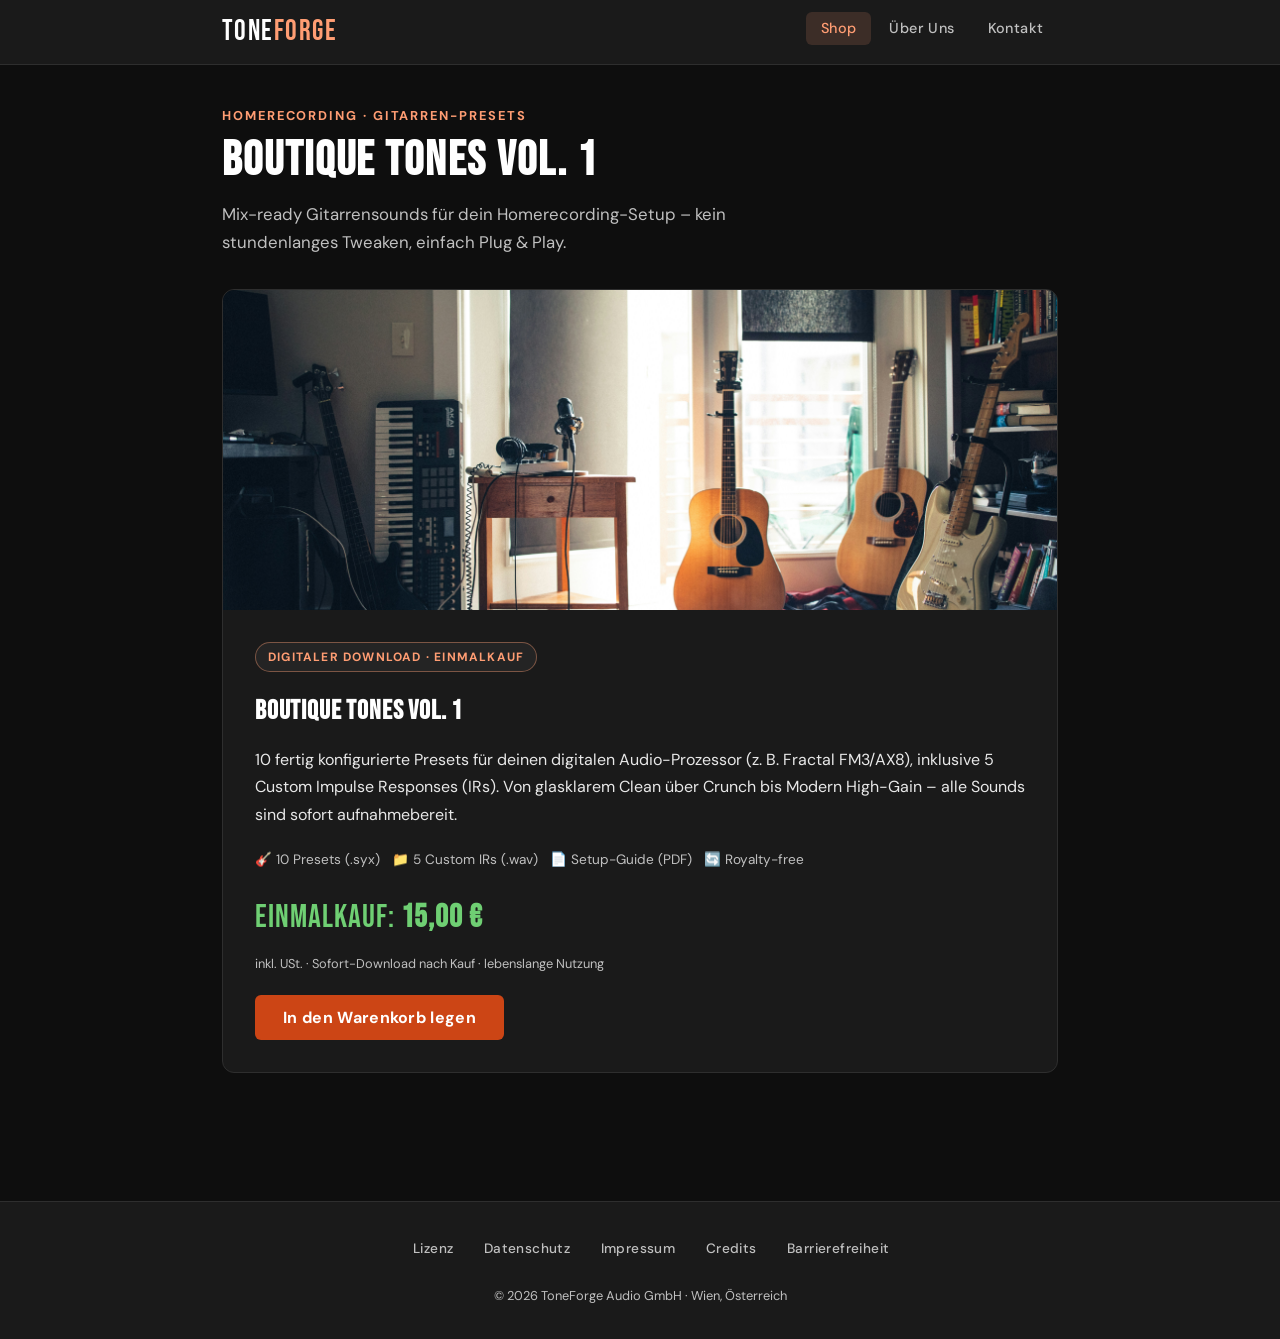
<file: index.html>
<!doctype html>
<html lang="de">
  <head>
    <meta charset="UTF-8" />
    <meta name="viewport" content="width=device-width, initial-scale=1.0" />
    <title>ToneForge | Boutique Tones Vol. 1</title>
    <link rel="stylesheet" href="css/style.css" />
  </head>
  <body>
    <a class="skip-link" href="#main-content">Zum Hauptinhalt springen</a>

    <header>
      <div class="nav-inner">
        <a
          href="index.html"
          class="logo"
          aria-label="ToneForge – Zur Startseite"
          >Tone<span>Forge</span></a
        >
        <nav aria-label="Hauptnavigation">
          <ul>
            <li><a href="index.html" aria-current="page">Shop</a></li>
            <li><a href="about.html">Über Uns</a></li>
            <li><a href="kontakt.html">Kontakt</a></li>
          </ul>
        </nav>
      </div>
    </header>

    <main id="main-content">
      <p class="section-label">Homerecording · Gitarren-Presets</p>
      <h1>Boutique Tones Vol.&nbsp;1</h1>
      <p class="intro">
        Mix-ready Gitarrensounds für dein Homerecording-Setup – kein
        stundenlanges Tweaken, einfach Plug &amp; Play.
      </p>

      <article class="product-card" aria-labelledby="product-title">
        <img
          class="product-cover"
          src="assets/img/product-cover.jpg"
          alt="Mehrere Gitarren und ein Keyboard in einem Homerecording-Studio, Mikrofon auf einem Holztisch, warmes Gegenlicht"
          width="900"
          height="320"
        />
        <div class="product-body">
          <span class="badge">Digitaler Download · Einmalkauf</span>
          <h2 id="product-title">Boutique Tones Vol. 1</h2>
          <p>
            10 fertig konfigurierte Presets für deinen digitalen Audio-Prozessor
            (z.&nbsp;B. Fractal FM3/AX8), inklusive 5 Custom Impulse Responses
            (IRs). Von glasklarem Clean über Crunch bis Modern High-Gain – alle
            Sounds sind sofort aufnahmebereit.
          </p>
          <div class="product-meta" aria-label="Produktdetails">
            <span>🎸 10 Presets (.syx)</span>
            <span>📁 5 Custom IRs (.wav)</span>
            <span>📄 Setup-Guide (PDF)</span>
            <span>🔄 Royalty-free</span>
          </div>
          <p class="price" aria-label="Preis: 15 Euro einmalig">
            Einmalkauf: <strong>15,00 €</strong>
          </p>
          <p class="price-note">
            inkl. USt. · Sofort-Download nach Kauf · lebenslange Nutzung
          </p>
          <button id="buy-btn" type="button">In den Warenkorb legen</button>
        </div>
      </article>
    </main>

    <footer>
      <div class="footer-inner">
        <nav aria-label="Fußzeilennavigation">
          <ul>
            <li><a href="lizenz.html">Lizenz</a></li>
            <li><a href="datenschutz.html">Datenschutz</a></li>
            <li><a href="kontakt.html">Impressum</a></li>
            <li><a href="credits.html">Credits</a></li>
            <li><a href="barrierefreiheit.html">Barrierefreiheit</a></li>
          </ul>
        </nav>
        <p class="footer-copy">
          &copy; 2026 ToneForge Audio GmbH · Wien, Österreich
        </p>
      </div>
    </footer>

    <script>
      document.getElementById("buy-btn").addEventListener("click", function () {
        alert(
          "Warenkorb gemockt! In einer echten Umgebung würde hier der Checkout-Prozess starten.",
        );
      });
    </script>
  </body>
</html>
</file>
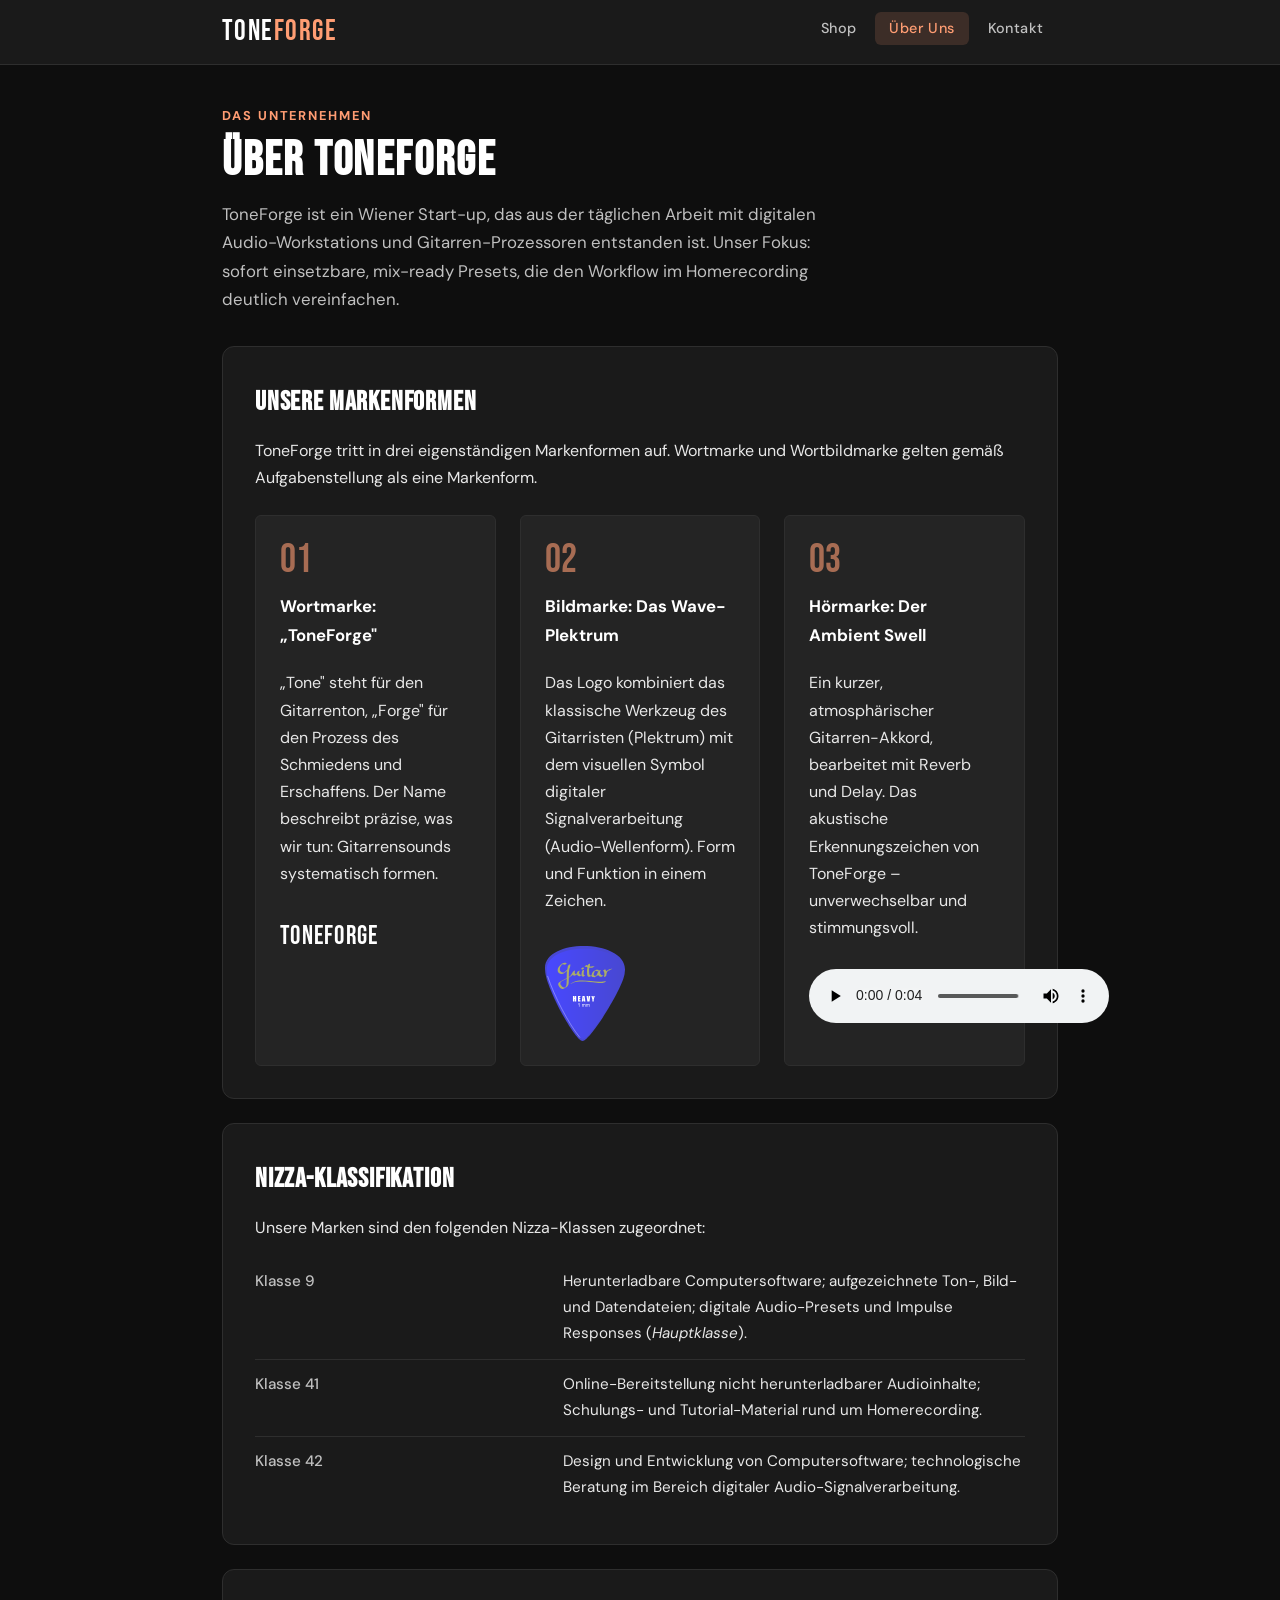
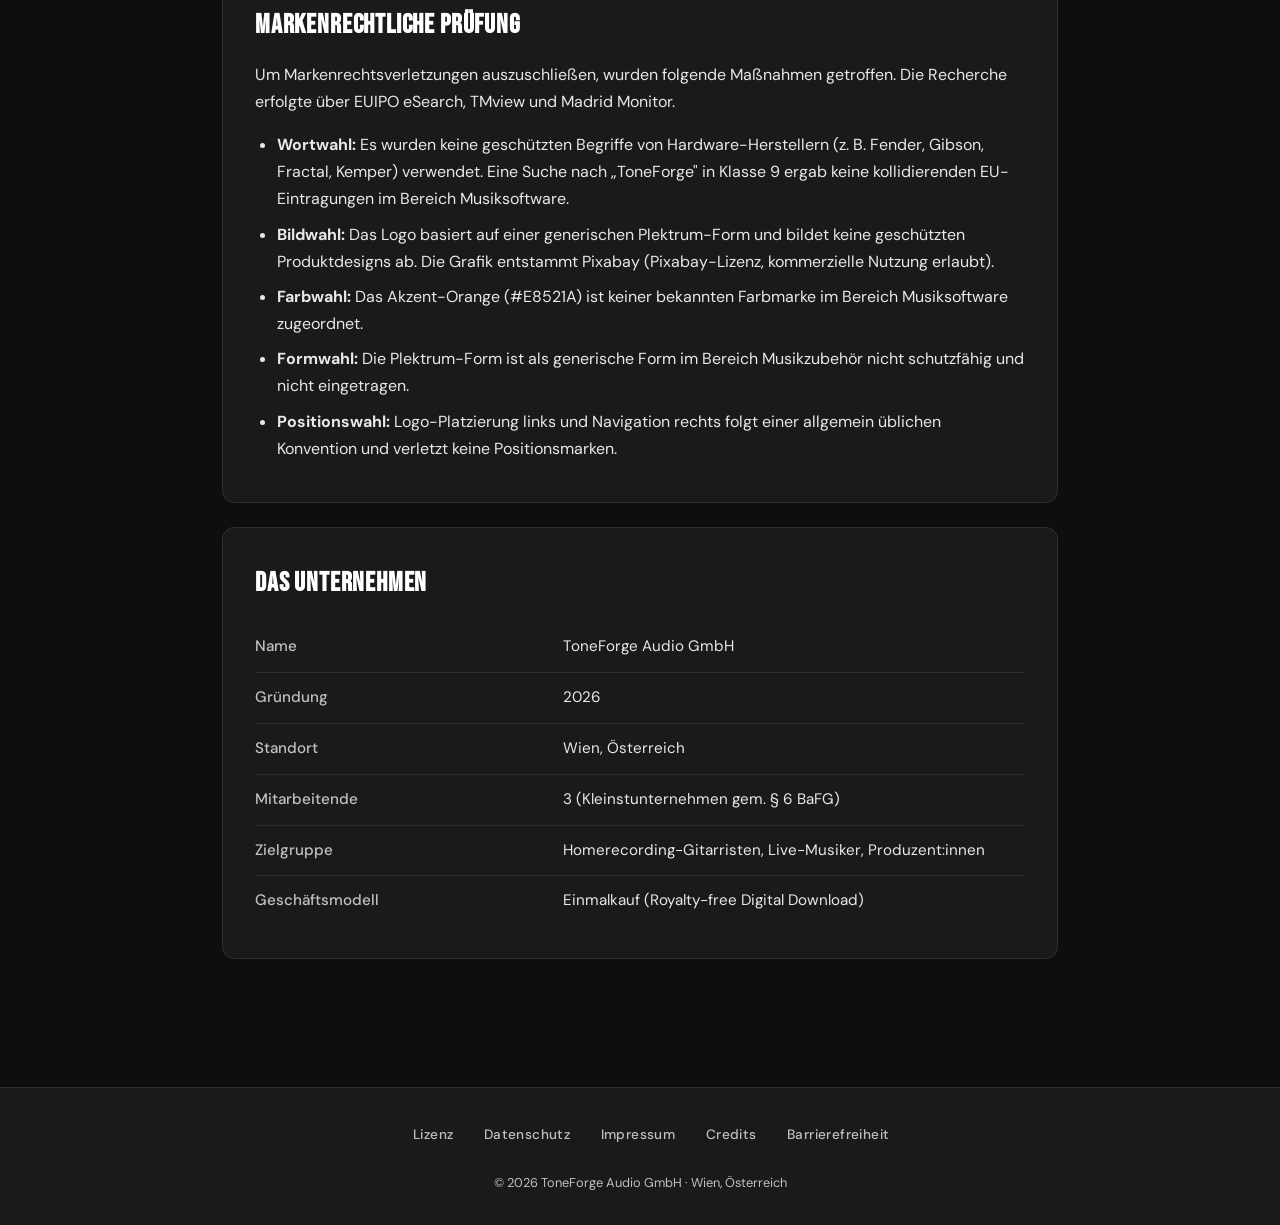
<file: about.html>
<!doctype html>
<html lang="de">
  <head>
    <meta charset="UTF-8" />
    <meta name="viewport" content="width=device-width, initial-scale=1.0" />
    <title>Über Uns | ToneForge</title>
    <link rel="stylesheet" href="css/style.css" />
  </head>
  <body>
    <a class="skip-link" href="#main-content">Zum Hauptinhalt springen</a>

    <header>
      <div class="nav-inner">
        <a
          href="index.html"
          class="logo"
          aria-label="ToneForge – Zur Startseite"
          >Tone<span>Forge</span></a
        >
        <nav aria-label="Hauptnavigation">
          <ul>
            <li><a href="index.html">Shop</a></li>
            <li><a href="about.html" aria-current="page">Über Uns</a></li>
            <li><a href="kontakt.html">Kontakt</a></li>
          </ul>
        </nav>
      </div>
    </header>

    <main id="main-content">
      <p class="section-label">Das Unternehmen</p>
      <h1>Über ToneForge</h1>
      <p class="intro">
        ToneForge ist ein Wiener Start-up, das aus der täglichen Arbeit mit
        digitalen Audio-Workstations und Gitarren-Prozessoren entstanden ist.
        Unser Fokus: sofort einsetzbare, mix-ready Presets, die den Workflow im
        Homerecording deutlich vereinfachen.
      </p>

      <section class="card" aria-labelledby="marken-heading">
        <h2 id="marken-heading">Unsere Markenformen</h2>
        <p>
          ToneForge tritt in drei eigenständigen Markenformen auf. Wortmarke und
          Wortbildmarke gelten gemäß Aufgabenstellung als eine Markenform.
        </p>

        <div class="brand-grid">
          <div class="brand-item">
            <div class="brand-number">01</div>
            <h3>Wortmarke: „ToneForge"</h3>
            <p>
              „Tone" steht für den Gitarrenton, „Forge" für den Prozess des
              Schmiedens und Erschaffens. Der Name beschreibt präzise, was wir
              tun: Gitarrensounds systematisch formen.
            </p>
            <p class="brand-wordmark">ToneForge</p>
          </div>

          <div class="brand-item">
            <div class="brand-number">02</div>
            <h3>Bildmarke: Das Wave-Plektrum</h3>
            <p>
              Das Logo kombiniert das klassische Werkzeug des Gitarristen
              (Plektrum) mit dem visuellen Symbol digitaler Signalverarbeitung
              (Audio-Wellenform). Form und Funktion in einem Zeichen.
            </p>
            <img
              class="brand-logo"
              src="assets/img/logo-plektrum.svg"
              alt="Bildmarke ToneForge: Ein Plektrum mit integrierter Audio-Wellenform"
              width="80"
              height="80"
            />
          </div>

          <div class="brand-item">
            <div class="brand-number">03</div>
            <h3>Hörmarke: Der Ambient Swell</h3>
            <p>
              Ein kurzer, atmosphärischer Gitarren-Akkord, bearbeitet mit Reverb
              und Delay. Das akustische Erkennungszeichen von ToneForge –
              unverwechselbar und stimmungsvoll.
            </p>
            <audio
              controls
              aria-label="ToneForge Hörmarke – atmosphärischer Gitarrenakkord"
            >
              <source src="assets/audio/soundmarke.mp3" type="audio/mpeg" />
              Ihr Browser unterstützt das Audio-Element nicht.
            </audio>
          </div>
        </div>
      </section>

      <section class="card" aria-labelledby="nizza-heading">
        <h2 id="nizza-heading">Nizza-Klassifikation</h2>
        <p>Unsere Marken sind den folgenden Nizza-Klassen zugeordnet:</p>
        <table class="info-table" aria-label="Nizza-Klassen">
          <tbody>
            <tr>
              <th scope="row">Klasse 9</th>
              <td>
                Herunterladbare Computersoftware; aufgezeichnete Ton-, Bild- und
                Datendateien; digitale Audio-Presets und Impulse Responses
                (<em>Hauptklasse</em>).
              </td>
            </tr>
            <tr>
              <th scope="row">Klasse 41</th>
              <td>
                Online-Bereitstellung nicht herunterladbarer Audioinhalte;
                Schulungs- und Tutorial-Material rund um Homerecording.
              </td>
            </tr>
            <tr>
              <th scope="row">Klasse 42</th>
              <td>
                Design und Entwicklung von Computersoftware; technologische
                Beratung im Bereich digitaler Audio-Signalverarbeitung.
              </td>
            </tr>
          </tbody>
        </table>
      </section>

      <section class="card" aria-labelledby="pruefung-heading">
        <h2 id="pruefung-heading">Markenrechtliche Prüfung</h2>
        <p>
          Um Markenrechtsverletzungen auszuschließen, wurden folgende Maßnahmen
          getroffen. Die Recherche erfolgte über EUIPO eSearch, TMview und
          Madrid Monitor.
        </p>
        <ul>
          <li>
            <strong>Wortwahl:</strong> Es wurden keine geschützten Begriffe von
            Hardware-Herstellern (z.&nbsp;B. Fender, Gibson, Fractal, Kemper)
            verwendet. Eine Suche nach „ToneForge" in Klasse 9 ergab keine
            kollidierenden EU-Eintragungen im Bereich Musiksoftware.
          </li>
          <li>
            <strong>Bildwahl:</strong> Das Logo basiert auf einer generischen
            Plektrum-Form und bildet keine geschützten Produktdesigns ab. Die
            Grafik entstammt Pixabay (Pixabay-Lizenz, kommerzielle Nutzung
            erlaubt).
          </li>
          <li>
            <strong>Farbwahl:</strong> Das Akzent-Orange (#E8521A) ist keiner
            bekannten Farbmarke im Bereich Musiksoftware zugeordnet.
          </li>
          <li>
            <strong>Formwahl:</strong> Die Plektrum-Form ist als generische Form
            im Bereich Musikzubehör nicht schutzfähig und nicht eingetragen.
          </li>
          <li>
            <strong>Positionswahl:</strong> Logo-Platzierung links und
            Navigation rechts folgt einer allgemein üblichen Konvention und
            verletzt keine Positionsmarken.
          </li>
        </ul>
      </section>

      <section class="card" aria-labelledby="unternehmen-heading">
        <h2 id="unternehmen-heading">Das Unternehmen</h2>
        <table class="info-table" aria-label="Unternehmensdaten">
          <tbody>
            <tr>
              <th scope="row">Name</th>
              <td>ToneForge Audio GmbH</td>
            </tr>
            <tr>
              <th scope="row">Gründung</th>
              <td>2026</td>
            </tr>
            <tr>
              <th scope="row">Standort</th>
              <td>Wien, Österreich</td>
            </tr>
            <tr>
              <th scope="row">Mitarbeitende</th>
              <td>3 (Kleinstunternehmen gem. § 6 BaFG)</td>
            </tr>
            <tr>
              <th scope="row">Zielgruppe</th>
              <td>Homerecording-Gitarristen, Live-Musiker, Produzent:innen</td>
            </tr>
            <tr>
              <th scope="row">Geschäftsmodell</th>
              <td>Einmalkauf (Royalty-free Digital Download)</td>
            </tr>
          </tbody>
        </table>
      </section>
    </main>

    <footer>
      <div class="footer-inner">
        <nav aria-label="Fußzeilennavigation">
          <ul>
            <li><a href="lizenz.html">Lizenz</a></li>
            <li><a href="datenschutz.html">Datenschutz</a></li>
            <li><a href="kontakt.html">Impressum</a></li>
            <li><a href="credits.html">Credits</a></li>
            <li><a href="barrierefreiheit.html">Barrierefreiheit</a></li>
          </ul>
        </nav>
        <p class="footer-copy">
          &copy; 2026 ToneForge Audio GmbH · Wien, Österreich
        </p>
      </div>
    </footer>
  </body>
</html>
</file>
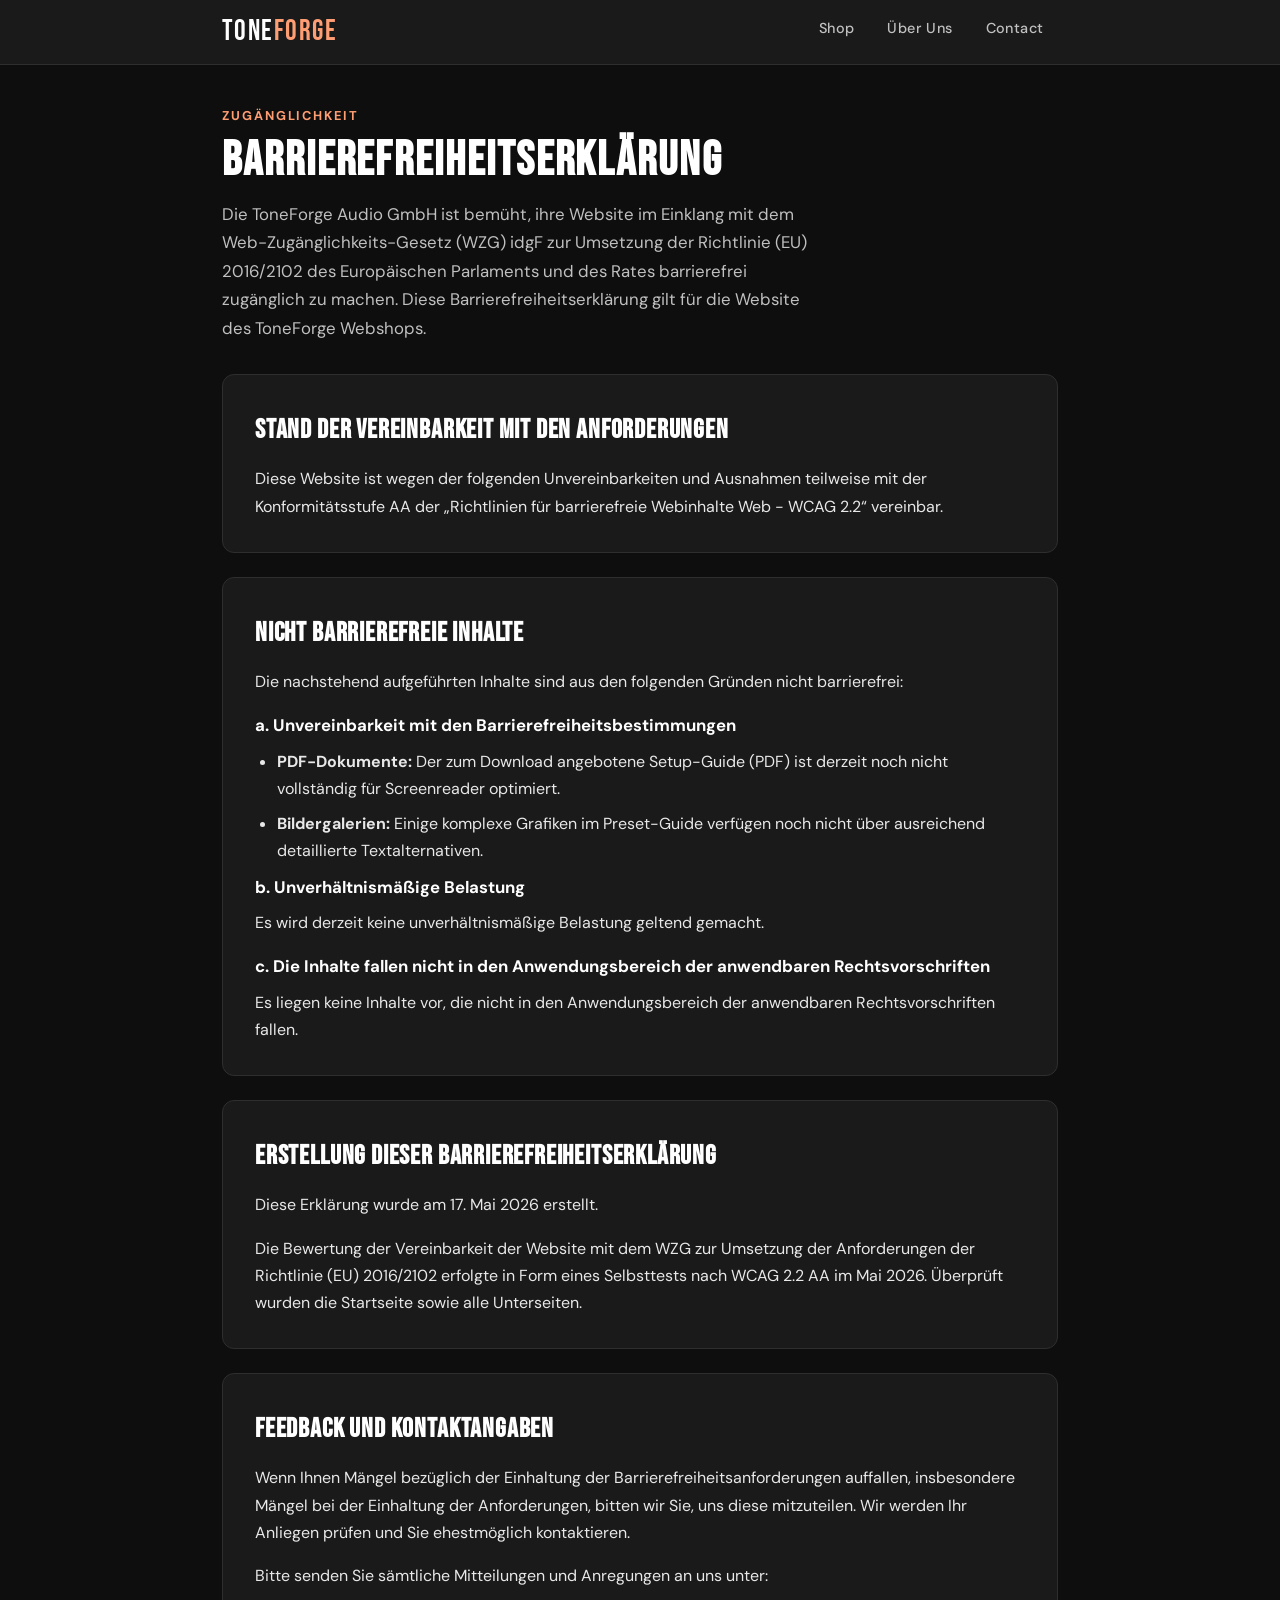
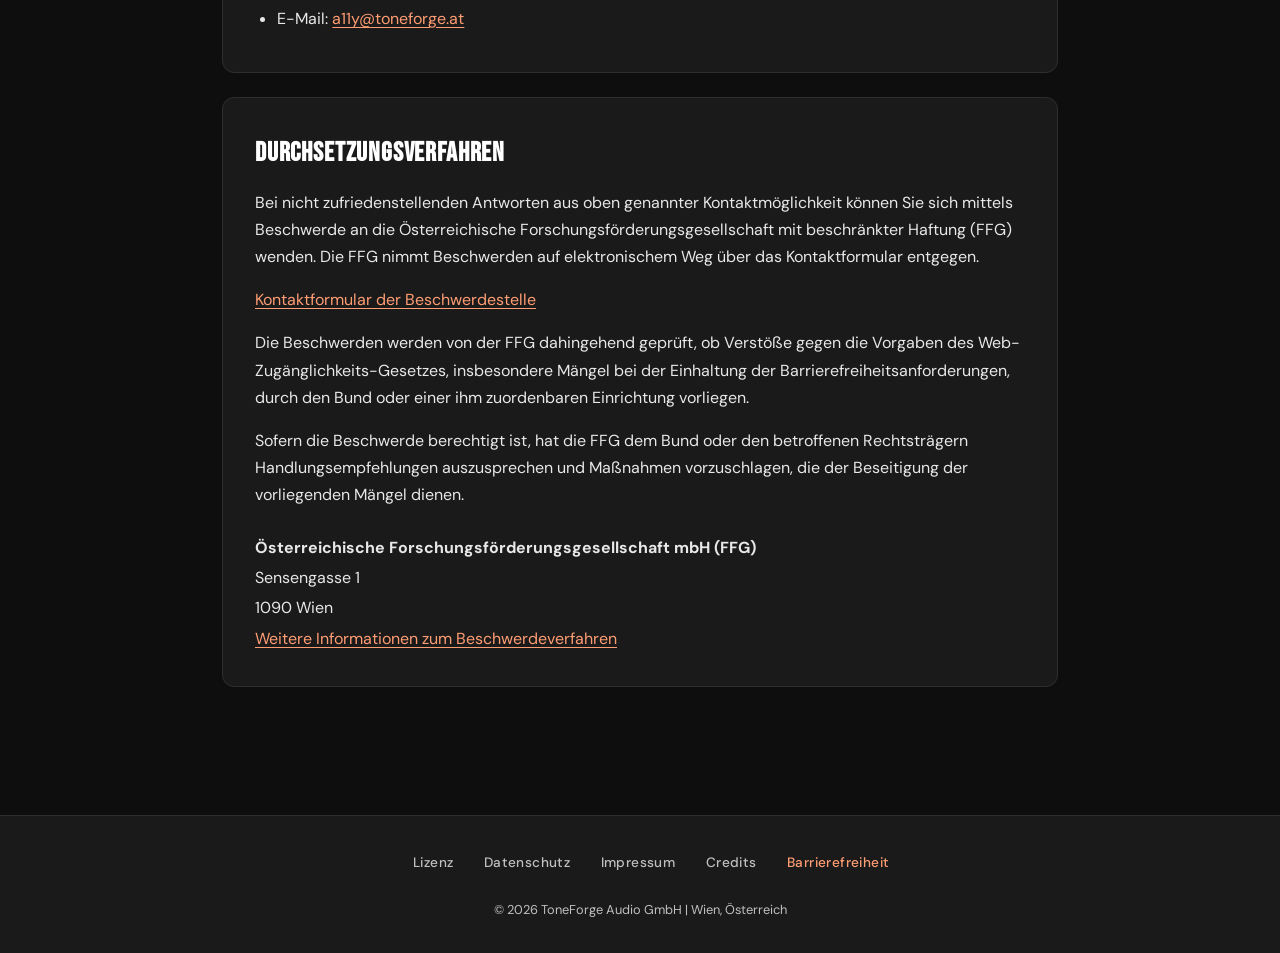
<file: barrierefreiheit.html>
<!doctype html>
<html lang="de">
  <head>
    <meta charset="UTF-8" />
    <meta name="viewport" content="width=device-width, initial-scale=1.0" />
    <title>Barrierefreiheitserklärung | ToneForge</title>
    <link rel="stylesheet" href="css/style.css" />
  </head>
  <body>
    <a class="skip-link" href="#main-content">Zum Hauptinhalt springen</a>

    <header>
      <div class="nav-inner">
        <a
          href="index.html"
          class="logo"
          aria-label="ToneForge - Zur Startseite"
          >Tone<span>Forge</span></a
        >
        <nav aria-label="Hauptnavigation">
          <ul>
            <li><a href="index.html">Shop</a></li>
            <li><a href="about.html">Über Uns</a></li>
            <li><a href="kontakt.html">Contact</a></li>
          </ul>
        </nav>
      </div>
    </header>

    <main id="main-content">
      <p class="section-label">Zugänglichkeit</p>
      <h1>Barrierefreiheitserklärung</h1>
      <p class="intro">
        Die ToneForge Audio GmbH ist bemüht, ihre Website im Einklang mit dem
        Web-Zugänglichkeits-Gesetz (WZG) idgF zur Umsetzung der Richtlinie (EU)
        2016/2102 des Europäischen Parlaments und des Rates barrierefrei
        zugänglich zu machen. Diese Barrierefreiheitserklärung gilt für die
        Website des ToneForge Webshops.
      </p>

      <section class="card">
        <h2>Stand der Vereinbarkeit mit den Anforderungen</h2>
        <p>
          Diese Website ist wegen der folgenden Unvereinbarkeiten und Ausnahmen
          teilweise mit der Konformitätsstufe AA der „Richtlinien für
          barrierefreie Webinhalte Web - WCAG 2.2“ vereinbar.
        </p>
      </section>

      <section class="card">
        <h2>Nicht barrierefreie Inhalte</h2>
        <p>
          Die nachstehend aufgeführten Inhalte sind aus den folgenden Gründen
          nicht barrierefrei:
        </p>

        <h3 class="mt-md">
          a. Unvereinbarkeit mit den Barrierefreiheitsbestimmungen
        </h3>
        <ul>
          <li>
            <strong>PDF-Dokumente:</strong> Der zum Download angebotene
            Setup-Guide (PDF) ist derzeit noch nicht vollständig für
            Screenreader optimiert.
          </li>
          <li>
            <strong>Bildergalerien:</strong> Einige komplexe Grafiken im
            Preset-Guide verfügen noch nicht über ausreichend detaillierte
            Textalternativen.
          </li>
        </ul>

        <h3 class="mt-md">b. Unverhältnismäßige Belastung</h3>
        <p>
          Es wird derzeit keine unverhältnismäßige Belastung geltend gemacht.
        </p>

        <h3 class="mt-md">
          c. Die Inhalte fallen nicht in den Anwendungsbereich der anwendbaren
          Rechtsvorschriften
        </h3>
        <p>
          Es liegen keine Inhalte vor, die nicht in den Anwendungsbereich der
          anwendbaren Rechtsvorschriften fallen.
        </p>
      </section>

      <section class="card">
        <h2>Erstellung dieser Barrierefreiheitserklärung</h2>
        <p>Diese Erklärung wurde am 17. Mai 2026 erstellt.</p>
        <p>
          Die Bewertung der Vereinbarkeit der Website mit dem WZG zur Umsetzung
          der Anforderungen der Richtlinie (EU) 2016/2102 erfolgte in Form eines
          Selbsttests nach WCAG 2.2 AA im Mai 2026. Überprüft wurden die
          Startseite sowie alle Unterseiten.
        </p>
      </section>

      <section class="card">
        <h2>Feedback und Kontaktangaben</h2>
        <p>
          Wenn Ihnen Mängel bezüglich der Einhaltung der
          Barrierefreiheitsanforderungen auffallen, insbesondere Mängel bei der
          Einhaltung der Anforderungen, bitten wir Sie, uns diese mitzuteilen.
          Wir werden Ihr Anliegen prüfen und Sie ehestmöglich kontaktieren.
        </p>
        <p>
          Bitte senden Sie sämtliche Mitteilungen und Anregungen an uns unter:
        </p>
        <ul>
          <li>
            E-Mail: <a href="mailto:a11y@toneforge.at">a11y@toneforge.at</a>
          </li>
        </ul>
      </section>

      <section class="card">
        <h2>Durchsetzungsverfahren</h2>
        <p>
          Bei nicht zufriedenstellenden Antworten aus oben genannter
          Kontaktmöglichkeit können Sie sich mittels Beschwerde an die
          Österreichische Forschungsförderungsgesellschaft mit beschränkter
          Haftung (FFG) wenden. Die FFG nimmt Beschwerden auf elektronischem Weg
          über das Kontaktformular entgegen.
        </p>
        <p>
          <a
            href="https://www.ffg.at/form/kontaktformular-beschwerdestelle"
            target="_blank"
            rel="noopener noreferrer"
            >Kontaktformular der Beschwerdestelle</a
          >
        </p>
        <p>
          Die Beschwerden werden von der FFG dahingehend geprüft, ob Verstöße
          gegen die Vorgaben des Web-Zugänglichkeits-Gesetzes, insbesondere
          Mängel bei der Einhaltung der Barrierefreiheitsanforderungen, durch
          den Bund oder einer ihm zuordenbaren Einrichtung vorliegen.
        </p>
        <p>
          Sofern die Beschwerde berechtigt ist, hat die FFG dem Bund oder den
          betroffenen Rechtsträgern Handlungsempfehlungen auszusprechen und
          Maßnahmen vorzuschlagen, die der Beseitigung der vorliegenden Mängel
          dienen.
        </p>
        <address class="address-block mt-lg">
          <strong
            >Österreichische Forschungsförderungsgesellschaft mbH (FFG)</strong
          ><br />
          Sensengasse 1<br />
          1090 Wien<br />
          <a
            href="https://www.ffg.at/barrierefreiheit/beschwerdestelle"
            target="_blank"
            rel="noopener noreferrer"
            >Weitere Informationen zum Beschwerdeverfahren</a
          >
        </address>
      </section>
    </main>

    <footer>
      <div class="footer-inner">
        <nav aria-label="Fußzeilennavigation">
          <ul>
            <li><a href="lizenz.html">Lizenz</a></li>
            <li><a href="datenschutz.html">Datenschutz</a></li>
            <li><a href="kontakt.html">Impressum</a></li>
            <li><a href="credits.html">Credits</a></li>
            <li>
              <a href="barrierefreiheit.html" aria-current="page"
                >Barrierefreiheit</a
              >
            </li>
          </ul>
        </nav>
        <p class="footer-copy">
          &copy; 2026 ToneForge Audio GmbH | Wien, Österreich
        </p>
      </div>
    </footer>
  </body>
</html>
</file>
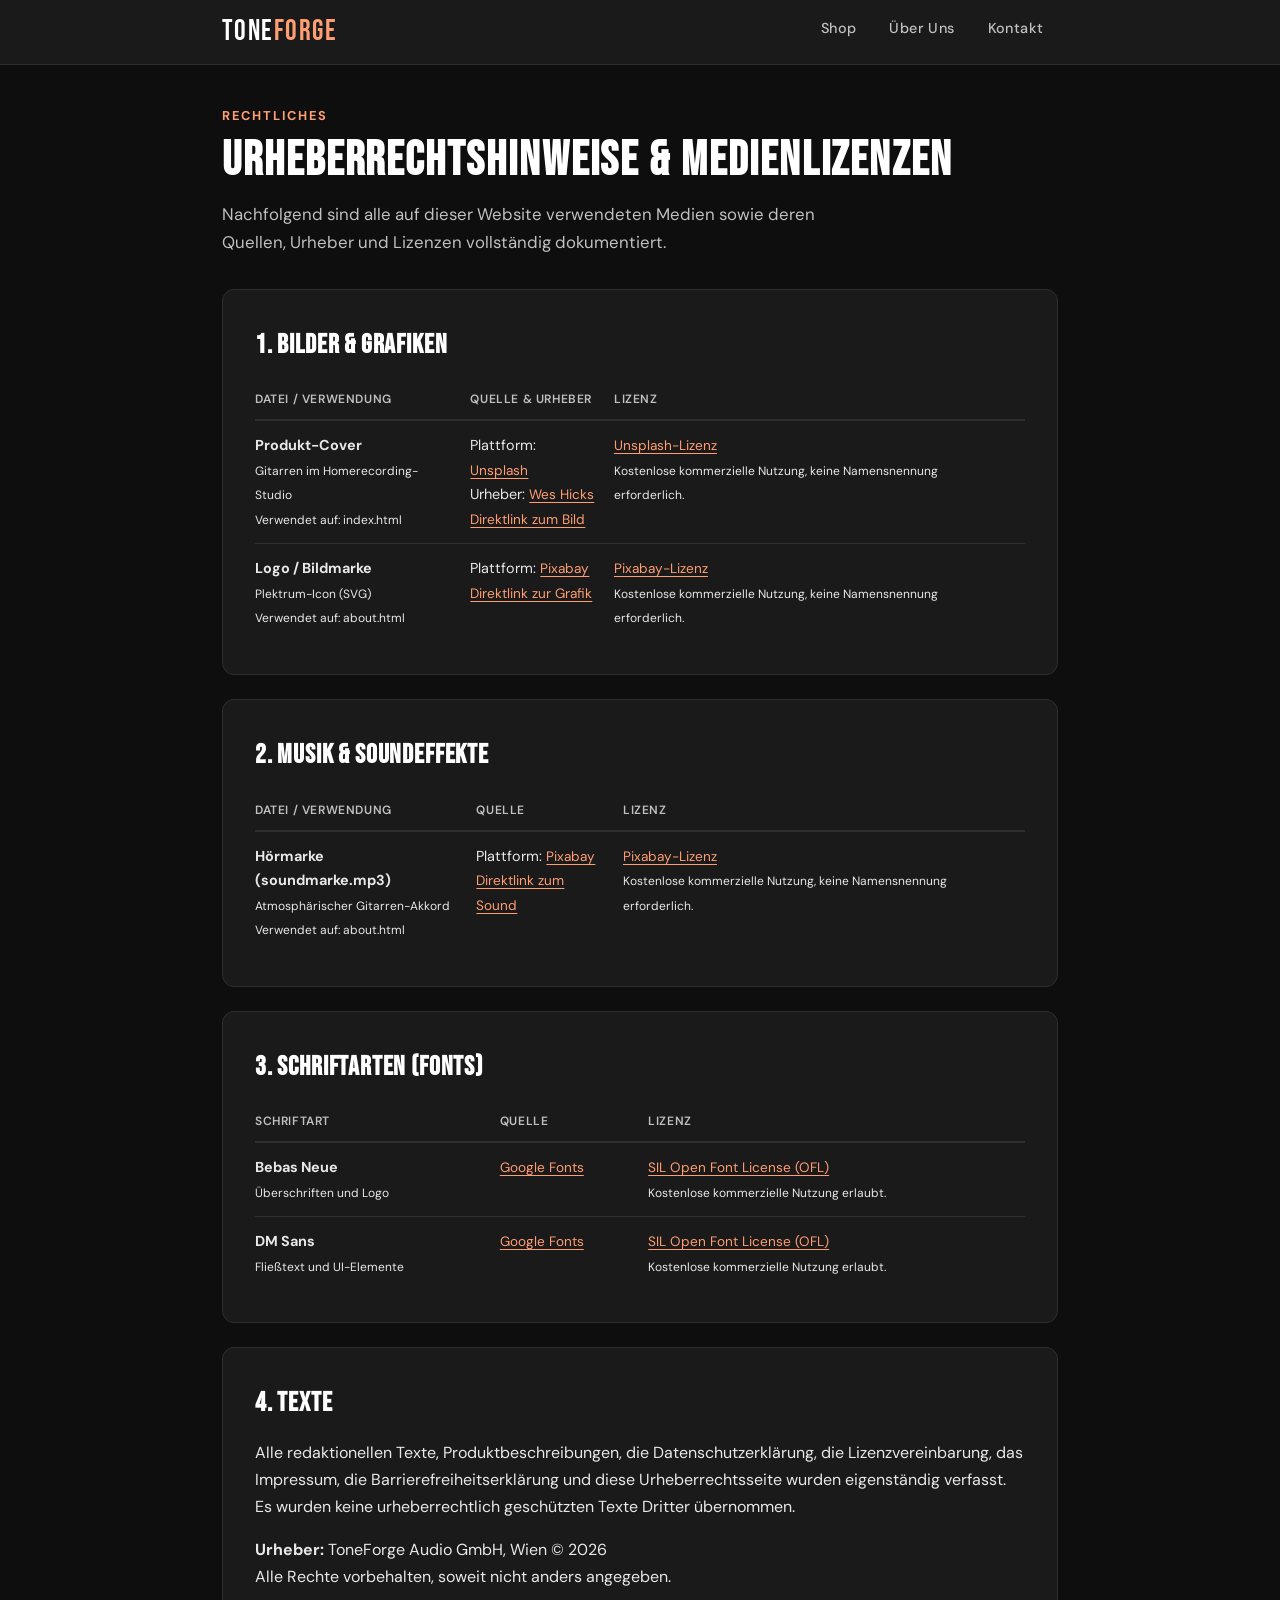
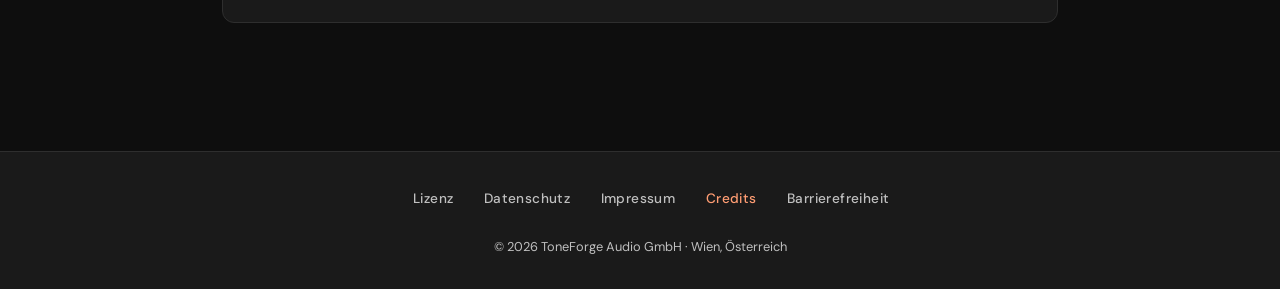
<file: credits.html>
<!doctype html>
<html lang="de">
  <head>
    <meta charset="UTF-8" />
    <meta name="viewport" content="width=device-width, initial-scale=1.0" />
    <title>Urheberrecht &amp; Credits | ToneForge</title>
    <link rel="stylesheet" href="css/style.css" />
  </head>
  <body>
    <a class="skip-link" href="#main-content">Zum Hauptinhalt springen</a>

    <header>
      <div class="nav-inner">
        <a
          href="index.html"
          class="logo"
          aria-label="ToneForge – Zur Startseite"
          >Tone<span>Forge</span></a
        >
        <nav aria-label="Hauptnavigation">
          <ul>
            <li><a href="index.html">Shop</a></li>
            <li><a href="about.html">Über Uns</a></li>
            <li><a href="kontakt.html">Kontakt</a></li>
          </ul>
        </nav>
      </div>
    </header>

    <main id="main-content">
      <p class="section-label">Rechtliches</p>
      <h1>Urheberrechtshinweise &amp; Medienlizenzen</h1>
      <p class="intro">
        Nachfolgend sind alle auf dieser Website verwendeten Medien sowie deren
        Quellen, Urheber und Lizenzen vollständig dokumentiert.
      </p>

      <section class="card" aria-labelledby="bilder-heading">
        <h2 id="bilder-heading">1. Bilder &amp; Grafiken</h2>
        <table class="credits-table" aria-label="Bildquellen und Lizenzen">
          <thead>
            <tr>
              <th scope="col">Datei / Verwendung</th>
              <th scope="col">Quelle &amp; Urheber</th>
              <th scope="col">Lizenz</th>
            </tr>
          </thead>
          <tbody>
            <tr>
              <td>
                <strong>Produkt-Cover</strong><br />
                <small
                  >Gitarren im Homerecording-Studio<br />Verwendet auf:
                  index.html</small
                >
              </td>
              <td>
                Plattform:
                <a
                  href="https://unsplash.com"
                  target="_blank"
                  rel="noopener noreferrer"
                  >Unsplash</a
                ><br />
                Urheber:
                <a
                  href="https://unsplash.com/@sickhews"
                  target="_blank"
                  rel="noopener noreferrer"
                  >Wes Hicks</a
                ><br />
                <a
                  href="https://unsplash.com/de/fotos/mehrere-gitarren-neben-dem-beistelltisch-MEL-jJnm7RQ"
                  target="_blank"
                  rel="noopener noreferrer"
                  >Direktlink zum Bild</a
                >
              </td>
              <td>
                <a
                  href="https://unsplash.com/de/lizenz"
                  target="_blank"
                  rel="noopener noreferrer"
                  >Unsplash-Lizenz</a
                ><br />
                <small
                  >Kostenlose kommerzielle Nutzung, keine Namensnennung
                  erforderlich.</small
                >
              </td>
            </tr>
            <tr>
              <td>
                <strong>Logo / Bildmarke</strong><br />
                <small
                  >Plektrum-Icon (SVG)<br />Verwendet auf: about.html</small
                >
              </td>
              <td>
                Plattform:
                <a
                  href="https://pixabay.com"
                  target="_blank"
                  rel="noopener noreferrer"
                  >Pixabay</a
                ><br />
                <a
                  href="https://pixabay.com/de/vectors/plektrum-gitarre-instrument-musik-148272/"
                  target="_blank"
                  rel="noopener noreferrer"
                  >Direktlink zur Grafik</a
                >
              </td>
              <td>
                <a
                  href="https://pixabay.com/de/service/license-summary/"
                  target="_blank"
                  rel="noopener noreferrer"
                  >Pixabay-Lizenz</a
                ><br />
                <small
                  >Kostenlose kommerzielle Nutzung, keine Namensnennung
                  erforderlich.</small
                >
              </td>
            </tr>
          </tbody>
        </table>
      </section>

      <section class="card" aria-labelledby="audio-heading">
        <h2 id="audio-heading">2. Musik &amp; Soundeffekte</h2>
        <table class="credits-table" aria-label="Audioquellen und Lizenzen">
          <thead>
            <tr>
              <th scope="col">Datei / Verwendung</th>
              <th scope="col">Quelle</th>
              <th scope="col">Lizenz</th>
            </tr>
          </thead>
          <tbody>
            <tr>
              <td>
                <strong>Hörmarke (soundmarke.mp3)</strong><br />
                <small
                  >Atmosphärischer Gitarren-Akkord<br />Verwendet auf:
                  about.html</small
                >
              </td>
              <td>
                Plattform:
                <a
                  href="https://pixabay.com"
                  target="_blank"
                  rel="noopener noreferrer"
                  >Pixabay</a
                ><br />
                <a
                  href="https://pixabay.com/sound-effects/musical-guitar-g-strum-508233/"
                  target="_blank"
                  rel="noopener noreferrer"
                  >Direktlink zum Sound</a
                >
              </td>
              <td>
                <a
                  href="https://pixabay.com/de/service/license-summary/"
                  target="_blank"
                  rel="noopener noreferrer"
                  >Pixabay-Lizenz</a
                ><br />
                <small
                  >Kostenlose kommerzielle Nutzung, keine Namensnennung
                  erforderlich.</small
                >
              </td>
            </tr>
          </tbody>
        </table>
      </section>

      <section class="card" aria-labelledby="fonts-heading">
        <h2 id="fonts-heading">3. Schriftarten (Fonts)</h2>
        <table class="credits-table" aria-label="Schriftartenlizenzen">
          <thead>
            <tr>
              <th scope="col">Schriftart</th>
              <th scope="col">Quelle</th>
              <th scope="col">Lizenz</th>
            </tr>
          </thead>
          <tbody>
            <tr>
              <td>
                <strong>Bebas Neue</strong><br /><small
                  >Überschriften und Logo</small
                >
              </td>
              <td>
                <a
                  href="https://fonts.google.com/specimen/Bebas+Neue"
                  target="_blank"
                  rel="noopener noreferrer"
                  >Google Fonts</a
                >
              </td>
              <td>
                <a
                  href="https://scripts.sil.org/OFL"
                  target="_blank"
                  rel="noopener noreferrer"
                  >SIL Open Font License (OFL)</a
                ><br />
                <small>Kostenlose kommerzielle Nutzung erlaubt.</small>
              </td>
            </tr>
            <tr>
              <td>
                <strong>DM Sans</strong><br /><small
                  >Fließtext und UI-Elemente</small
                >
              </td>
              <td>
                <a
                  href="https://fonts.google.com/specimen/DM+Sans"
                  target="_blank"
                  rel="noopener noreferrer"
                  >Google Fonts</a
                >
              </td>
              <td>
                <a
                  href="https://scripts.sil.org/OFL"
                  target="_blank"
                  rel="noopener noreferrer"
                  >SIL Open Font License (OFL)</a
                ><br />
                <small>Kostenlose kommerzielle Nutzung erlaubt.</small>
              </td>
            </tr>
          </tbody>
        </table>
      </section>

      <section class="card" aria-labelledby="texte-heading">
        <h2 id="texte-heading">4. Texte</h2>
        <p>
          Alle redaktionellen Texte, Produktbeschreibungen, die
          Datenschutzerklärung, die Lizenzvereinbarung, das Impressum, die
          Barrierefreiheitserklärung und diese Urheberrechtsseite wurden
          eigenständig verfasst. Es wurden keine urheberrechtlich geschützten
          Texte Dritter übernommen.
        </p>
        <p>
          <strong>Urheber:</strong> ToneForge Audio GmbH, Wien &copy; 2026<br />
          Alle Rechte vorbehalten, soweit nicht anders angegeben.
        </p>
      </section>
    </main>

    <footer>
      <div class="footer-inner">
        <nav aria-label="Fußzeilennavigation">
          <ul>
            <li><a href="lizenz.html">Lizenz</a></li>
            <li><a href="datenschutz.html">Datenschutz</a></li>
            <li><a href="kontakt.html">Impressum</a></li>
            <li><a href="credits.html" aria-current="page">Credits</a></li>
            <li><a href="barrierefreiheit.html">Barrierefreiheit</a></li>
          </ul>
        </nav>
        <p class="footer-copy">
          &copy; 2026 ToneForge Audio GmbH · Wien, Österreich
        </p>
      </div>
    </footer>
  </body>
</html>
</file>
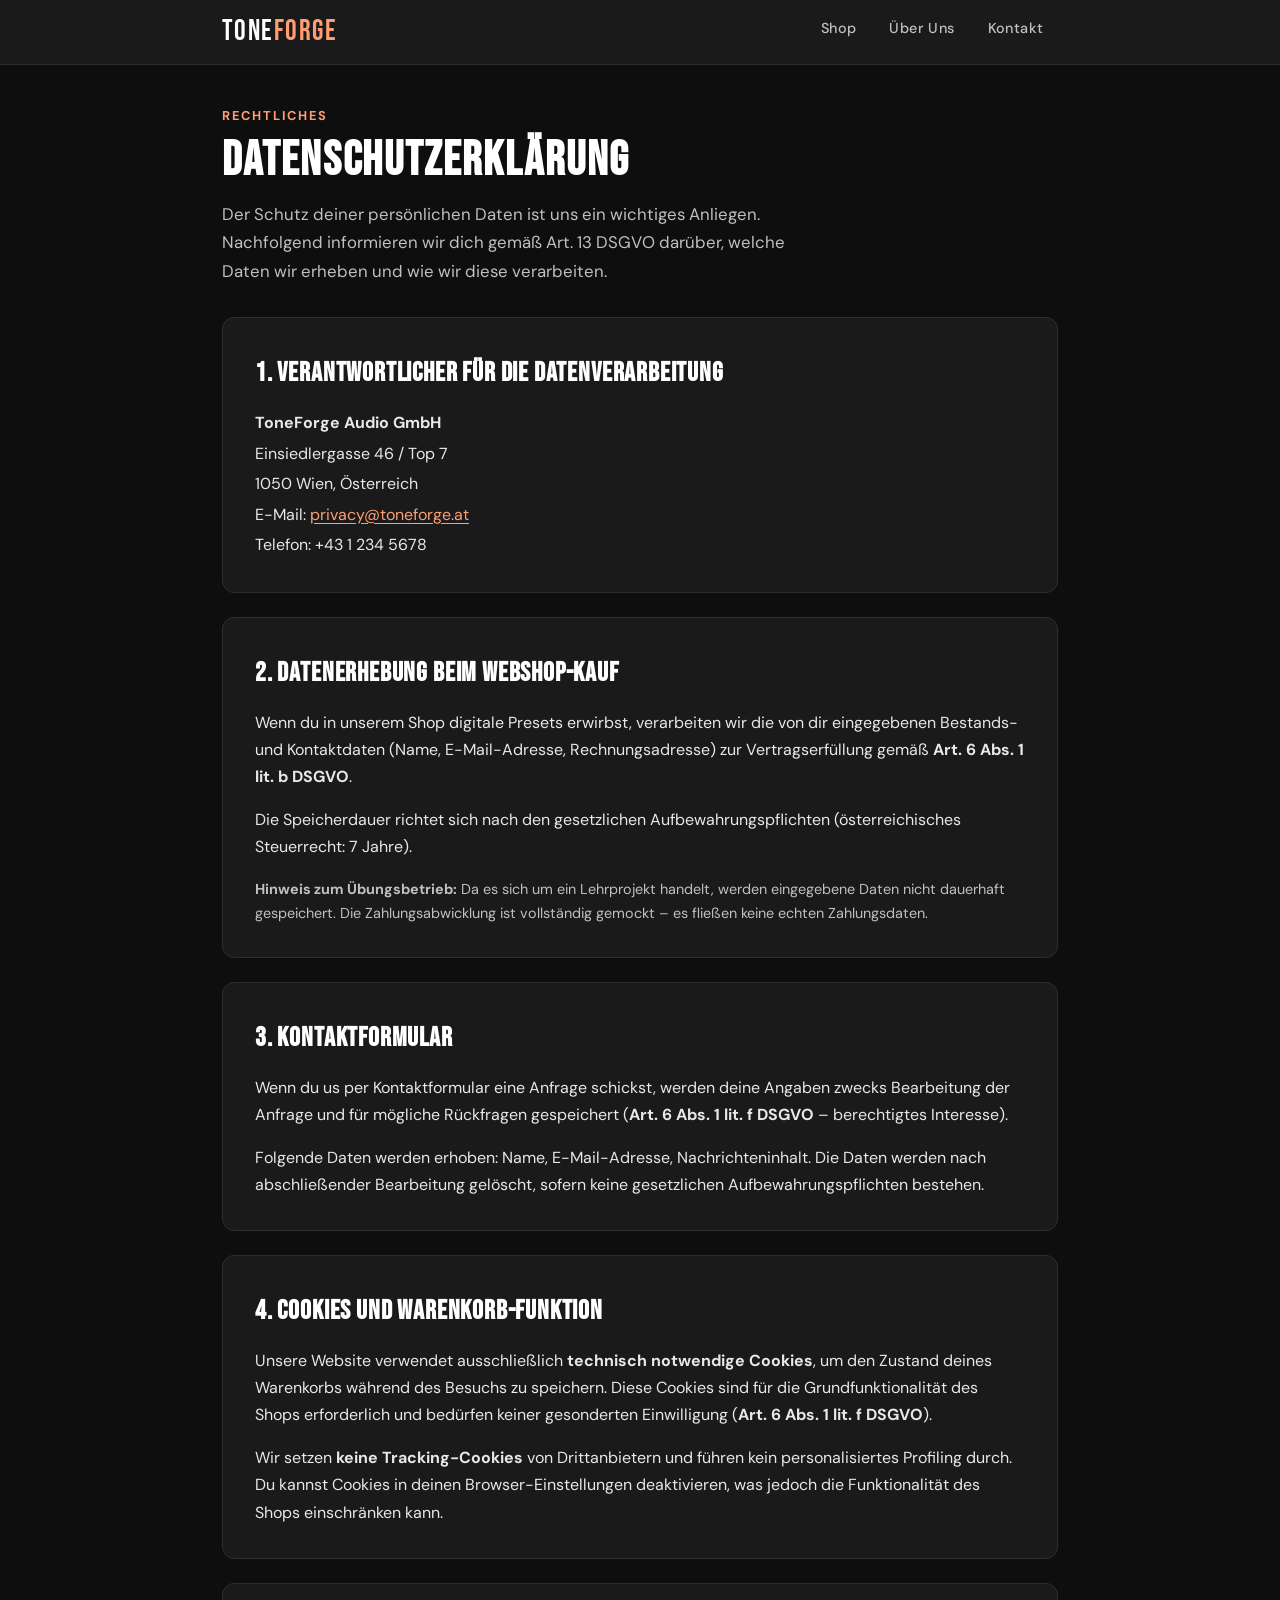
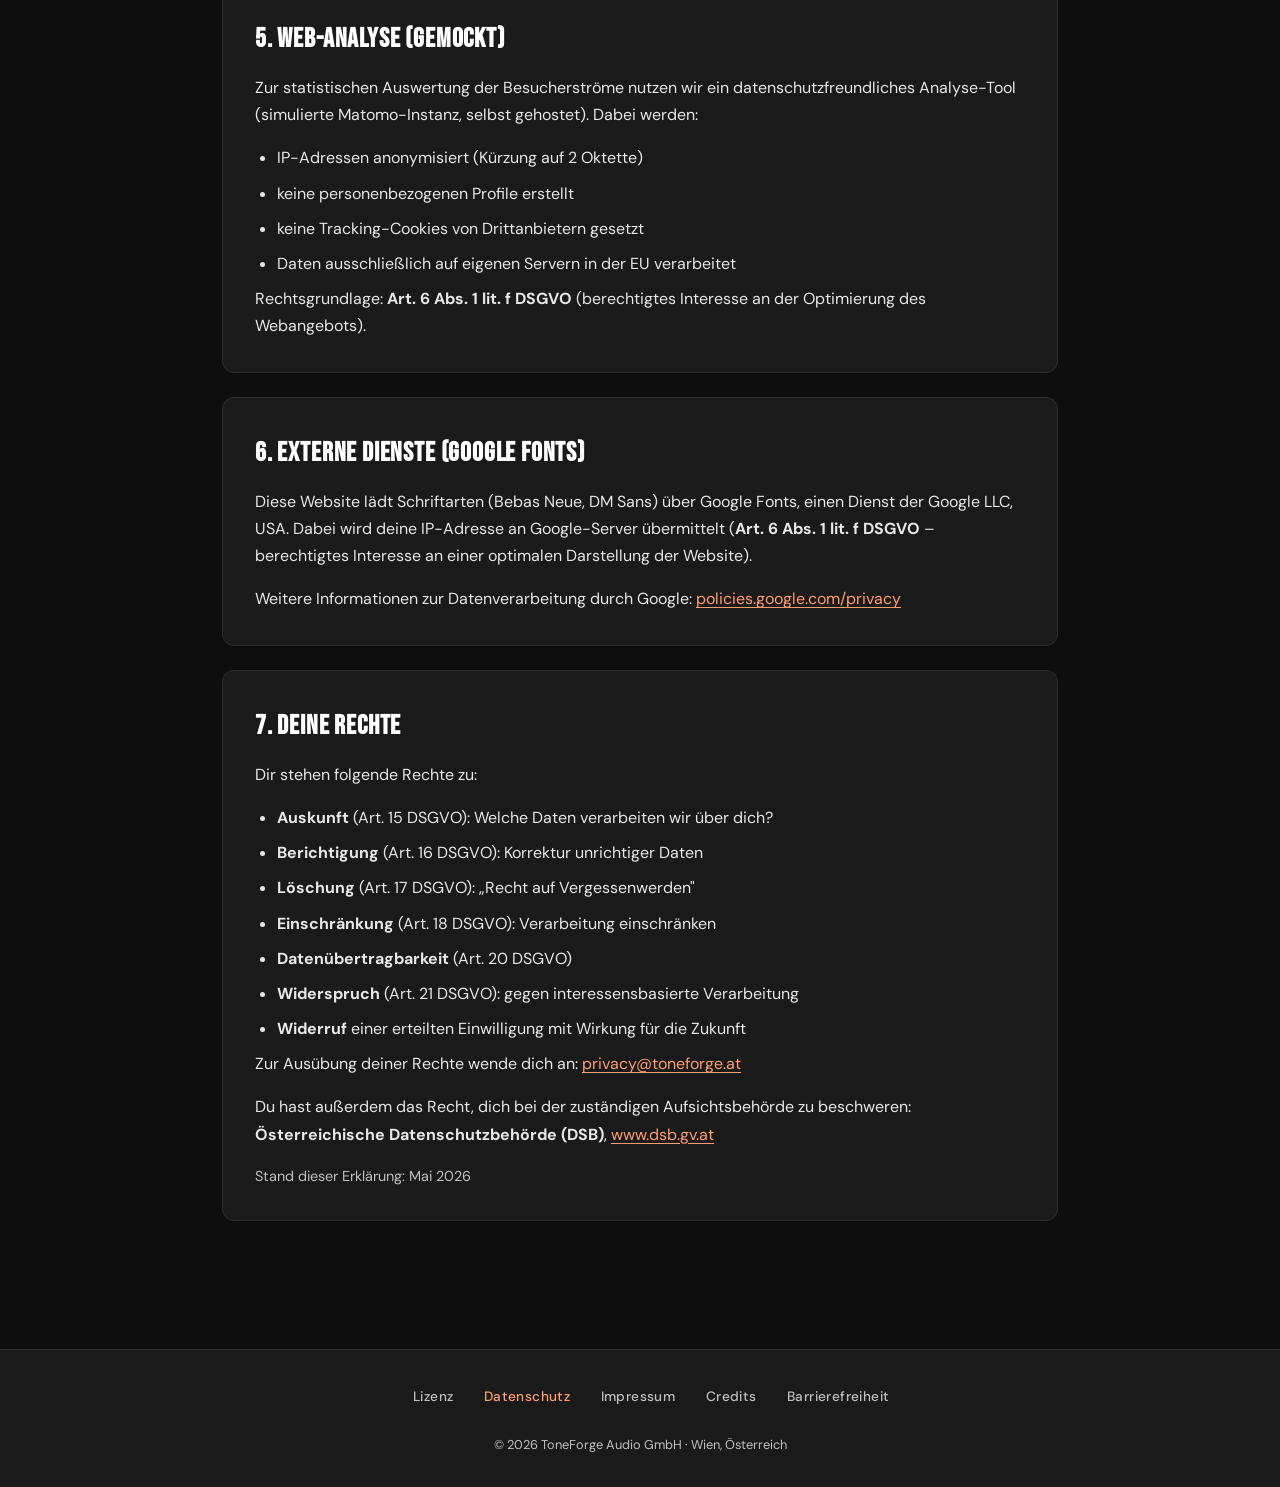
<file: datenschutz.html>
<!doctype html>
<html lang="de">
  <head>
    <meta charset="UTF-8" />
    <meta name="viewport" content="width=device-width, initial-scale=1.0" />
    <title>Datenschutzerklärung | ToneForge</title>
    <link rel="stylesheet" href="css/style.css" />
  </head>
  <body>
    <a class="skip-link" href="#main-content">Zum Hauptinhalt springen</a>

    <header>
      <div class="nav-inner">
        <a
          href="index.html"
          class="logo"
          aria-label="ToneForge – Zur Startseite"
          >Tone<span>Forge</span></a
        >
        <nav aria-label="Hauptnavigation">
          <ul>
            <li><a href="index.html">Shop</a></li>
            <li><a href="about.html">Über Uns</a></li>
            <li><a href="kontakt.html">Kontakt</a></li>
          </ul>
        </nav>
      </div>
    </header>

    <main id="main-content">
      <p class="section-label">Rechtliches</p>
      <h1>Datenschutzerklärung</h1>
      <p class="intro">
        Der Schutz deiner persönlichen Daten ist uns ein wichtiges Anliegen.
        Nachfolgend informieren wir dich gemäß Art. 13 DSGVO darüber, welche
        Daten wir erheben und wie wir diese verarbeiten.
      </p>

      <section class="card" aria-labelledby="verantwortlicher-heading">
        <h2 id="verantwortlicher-heading">
          1. Verantwortlicher für die Datenverarbeitung
        </h2>
        <address class="address-block">
          <strong>ToneForge Audio GmbH</strong><br />
          Einsiedlergasse 46 / Top 7<br />
          1050 Wien, Österreich<br />
          E-Mail: <a href="mailto:privacy@toneforge.at">privacy@toneforge.at</a
          ><br />
          Telefon: +43 1 234 5678
        </address>
      </section>

      <section class="card" aria-labelledby="kauf-heading">
        <h2 id="kauf-heading">2. Datenerhebung beim Webshop-Kauf</h2>
        <p>
          Wenn du in unserem Shop digitale Presets erwirbst, verarbeiten wir die
          von dir eingegebenen Bestands- und Kontaktdaten (Name, E-Mail-Adresse,
          Rechnungsadresse) zur Vertragserfüllung gemäß
          <strong>Art. 6 Abs. 1 lit. b DSGVO</strong>.
        </p>
        <p>
          Die Speicherdauer richtet sich nach den gesetzlichen
          Aufbewahrungspflichten (österreichisches Steuerrecht: 7 Jahre).
        </p>
        <p class="note-small">
          <strong>Hinweis zum Übungsbetrieb:</strong> Da es sich um ein
          Lehrprojekt handelt, werden eingegebene Daten nicht dauerhaft
          gespeichert. Die Zahlungsabwicklung ist vollständig gemockt – es
          fließen keine echten Zahlungsdaten.
        </p>
      </section>

      <section class="card" aria-labelledby="kontakt-heading">
        <h2 id="kontakt-heading">3. Kontaktformular</h2>
        <p>
          Wenn du us per Kontaktformular eine Anfrage schickst, werden deine
          Angaben zwecks Bearbeitung der Anfrage und für mögliche Rückfragen
          gespeichert (<strong>Art. 6 Abs. 1 lit. f DSGVO</strong> –
          berechtigtes Interesse).
        </p>
        <p>
          Folgende Daten werden erhoben: Name, E-Mail-Adresse,
          Nachrichteninhalt. Die Daten werden nach abschließender Bearbeitung
          gelöscht, sofern keine gesetzlichen Aufbewahrungspflichten bestehen.
        </p>
      </section>

      <section class="card" aria-labelledby="cookies-heading">
        <h2 id="cookies-heading">4. Cookies und Warenkorb-Funktion</h2>
        <p>
          Unsere Website verwendet ausschließlich
          <strong>technisch notwendige Cookies</strong>, um den Zustand deines
          Warenkorbs während des Besuchs zu speichern. Diese Cookies sind für
          die Grundfunktionalität des Shops erforderlich und bedürfen keiner
          gesonderten Einwilligung (<strong>Art. 6 Abs. 1 lit. f DSGVO</strong
          >).
        </p>
        <p>
          Wir setzen <strong>keine Tracking-Cookies</strong> von Drittanbietern
          und führen kein personalisiertes Profiling durch. Du kannst Cookies in
          deinen Browser-Einstellungen deaktivieren, was jedoch die
          Funktionalität des Shops einschränken kann.
        </p>
      </section>

      <section class="card" aria-labelledby="analyse-heading">
        <h2 id="analyse-heading">5. Web-Analyse (Gemockt)</h2>
        <p>
          Zur statistischen Auswertung der Besucherströme nutzen wir ein
          datenschutzfreundliches Analyse-Tool (simulierte Matomo-Instanz,
          selbst gehostet). Dabei werden:
        </p>
        <ul>
          <li>IP-Adressen anonymisiert (Kürzung auf 2 Oktette)</li>
          <li>keine personenbezogenen Profile erstellt</li>
          <li>keine Tracking-Cookies von Drittanbietern gesetzt</li>
          <li>
            Daten ausschließlich auf eigenen Servern in der EU verarbeitet
          </li>
        </ul>
        <p>
          Rechtsgrundlage: <strong>Art. 6 Abs. 1 lit. f DSGVO</strong>
          (berechtigtes Interesse an der Optimierung des Webangebots).
        </p>
      </section>

      <section class="card" aria-labelledby="extern-heading">
        <h2 id="extern-heading">6. Externe Dienste (Google Fonts)</h2>
        <p>
          Diese Website lädt Schriftarten (Bebas Neue, DM Sans) über Google
          Fonts, einen Dienst der Google LLC, USA. Dabei wird deine IP-Adresse
          an Google-Server übermittelt (<strong
            >Art. 6 Abs. 1 lit. f DSGVO</strong
          >
          – berechtigtes Interesse an einer optimalen Darstellung der Website).
        </p>
        <p>
          Weitere Informationen zur Datenverarbeitung durch Google:
          <a
            href="https://policies.google.com/privacy"
            target="_blank"
            rel="noopener noreferrer"
            >policies.google.com/privacy</a
          >
        </p>
      </section>

      <section class="card" aria-labelledby="rechte-heading">
        <h2 id="rechte-heading">7. Deine Rechte</h2>
        <p>Dir stehen folgende Rechte zu:</p>
        <ul>
          <li>
            <strong>Auskunft</strong> (Art. 15 DSGVO): Welche Daten verarbeiten
            wir über dich?
          </li>
          <li>
            <strong>Berichtigung</strong> (Art. 16 DSGVO): Korrektur unrichtiger
            Daten
          </li>
          <li>
            <strong>Löschung</strong> (Art. 17 DSGVO): „Recht auf
            Vergessenwerden"
          </li>
          <li>
            <strong>Einschränkung</strong> (Art. 18 DSGVO): Verarbeitung
            einschränken
          </li>
          <li><strong>Datenübertragbarkeit</strong> (Art. 20 DSGVO)</li>
          <li>
            <strong>Widerspruch</strong> (Art. 21 DSGVO): gegen
            interessensbasierte Verarbeitung
          </li>
          <li>
            <strong>Widerruf</strong> einer erteilten Einwilligung mit Wirkung
            für die Zukunft
          </li>
        </ul>
        <p>
          Zur Ausübung deiner Rechte wende dich an:
          <a href="mailto:privacy@toneforge.at">privacy@toneforge.at</a>
        </p>
        <p>
          Du hast außerdem das Recht, dich bei der zuständigen Aufsichtsbehörde
          zu beschweren:
          <strong>Österreichische Datenschutzbehörde (DSB)</strong>,
          <a
            href="https://www.dsb.gv.at"
            target="_blank"
            rel="noopener noreferrer"
            >www.dsb.gv.at</a
          >
        </p>
        <p class="note-small">Stand dieser Erklärung: Mai 2026</p>
      </section>
    </main>

    <footer>
      <div class="footer-inner">
        <nav aria-label="Fußzeilennavigation">
          <ul>
            <li><a href="lizenz.html">Lizenz</a></li>
            <li>
              <a href="datenschutz.html" aria-current="page">Datenschutz</a>
            </li>
            <li><a href="kontakt.html">Impressum</a></li>
            <li><a href="credits.html">Credits</a></li>
            <li><a href="barrierefreiheit.html">Barrierefreiheit</a></li>
          </ul>
        </nav>
        <p class="footer-copy">
          &copy; 2026 ToneForge Audio GmbH · Wien, Österreich
        </p>
      </div>
    </footer>
  </body>
</html>
</file>
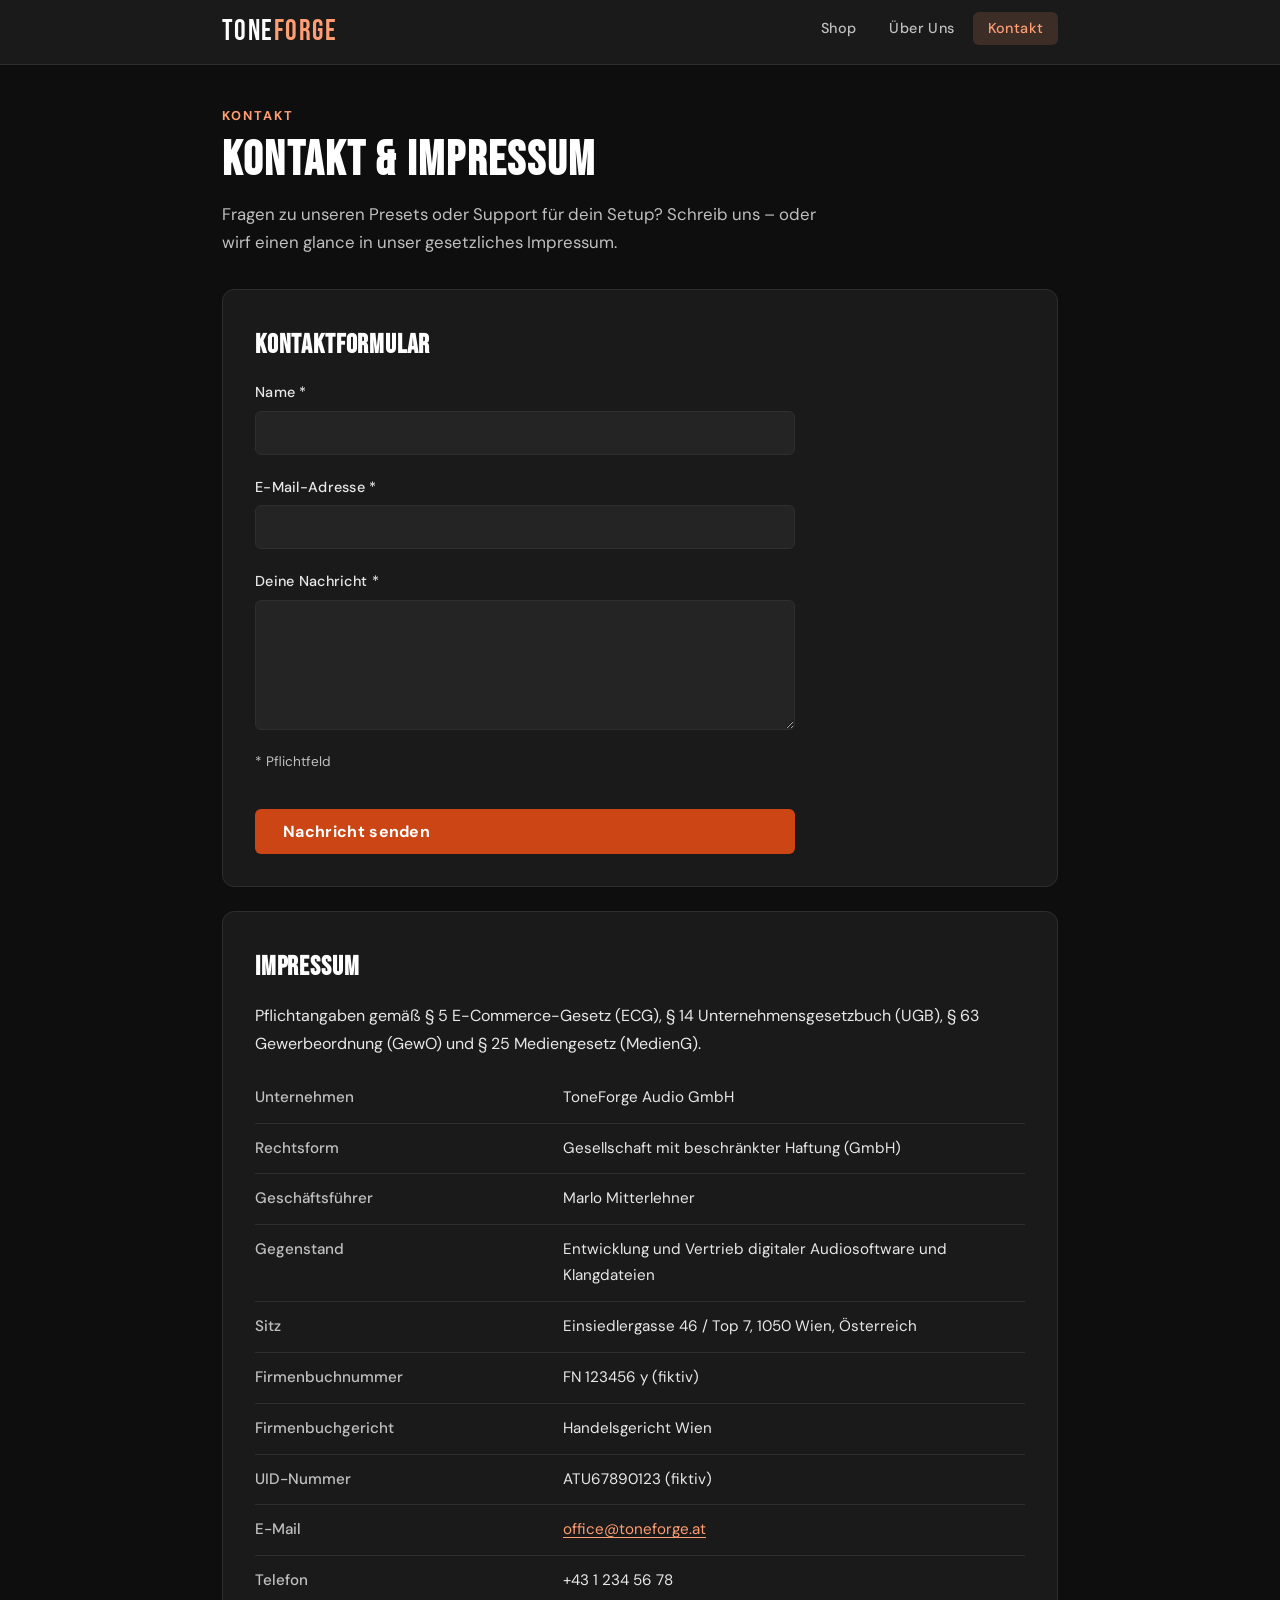
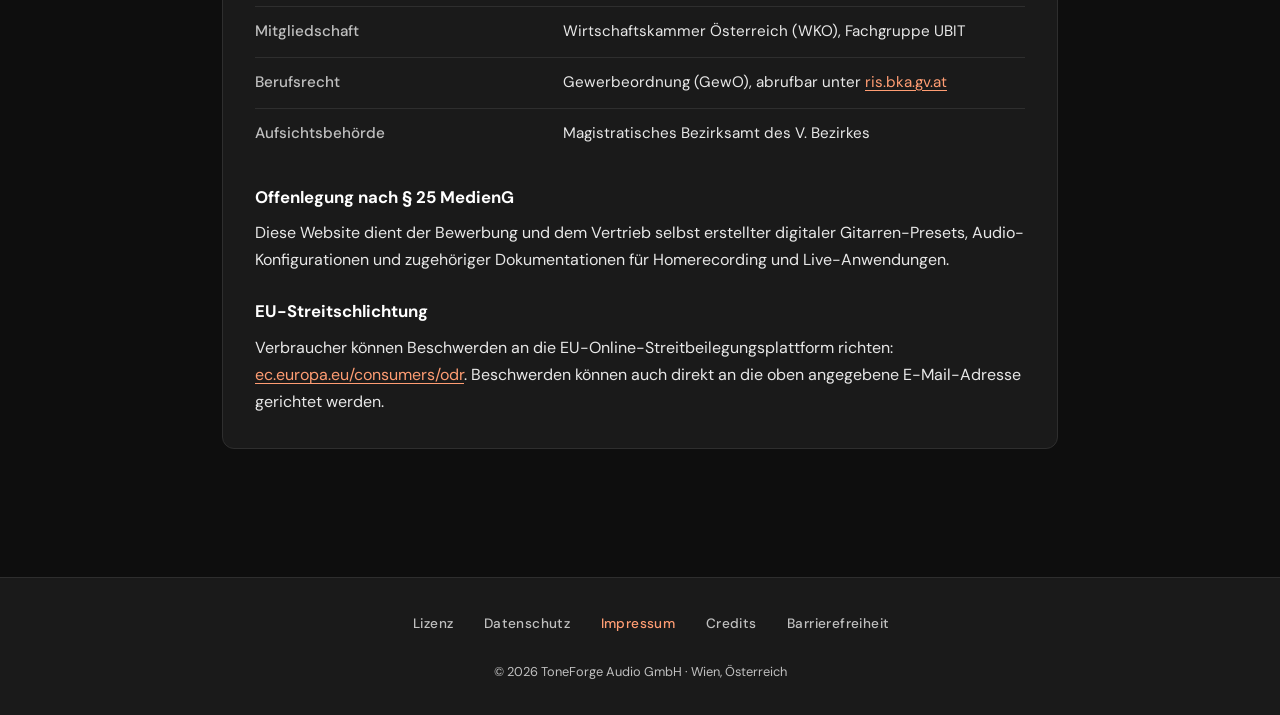
<file: kontakt.html>
<!doctype html>
<html lang="de">
  <head>
    <meta charset="UTF-8" />
    <meta name="viewport" content="width=device-width, initial-scale=1.0" />
    <title>Kontakt &amp; Impressum | ToneForge</title>
    <link rel="stylesheet" href="css/style.css" />
  </head>
  <body>
    <a class="skip-link" href="#main-content">Zum Hauptinhalt springen</a>

    <header>
      <div class="nav-inner">
        <a
          href="index.html"
          class="logo"
          aria-label="ToneForge – Zur Startseite"
          >Tone<span>Forge</span></a
        >
        <nav aria-label="Hauptnavigation">
          <ul>
            <li><a href="index.html">Shop</a></li>
            <li><a href="about.html">Über Uns</a></li>
            <li><a href="kontakt.html" aria-current="page">Kontakt</a></li>
          </ul>
        </nav>
      </div>
    </header>

    <main id="main-content">
      <p class="section-label">Kontakt</p>
      <h1>Kontakt &amp; Impressum</h1>
      <p class="intro">
        Fragen zu unseren Presets oder Support für dein Setup? Schreib uns –
        oder wirf einen glance in unser gesetzliches Impressum.
      </p>

      <section class="card" aria-labelledby="contact-heading">
        <h2 id="contact-heading">Kontaktformular</h2>
        <form
          id="contact-form"
          class="contact-form"
          action="#"
          method="POST"
          novalidate
        >
          <div class="form-group">
            <label for="name">Name <span aria-hidden="true">*</span></label>
            <input
              type="text"
              id="name"
              name="name"
              required
              autocomplete="name"
              aria-required="true"
            />
          </div>
          <div class="form-group">
            <label for="email"
              >E-Mail-Adresse <span aria-hidden="true">*</span></label
            >
            <input
              type="email"
              id="email"
              name="email"
              required
              autocomplete="email"
              aria-required="true"
            />
          </div>
          <div class="form-group">
            <label for="message"
              >Deine Nachricht <span aria-hidden="true">*</span></label
            >
            <textarea
              id="message"
              name="message"
              rows="5"
              required
              aria-required="true"
            ></textarea>
          </div>
          <p class="form-note"><span aria-hidden="true">*</span> Pflichtfeld</p>
          <button type="submit">Nachricht senden</button>
        </form>
      </section>

      <section class="card" aria-labelledby="impressum-heading">
        <h2 id="impressum-heading">Impressum</h2>
        <p>
          Pflichtangaben gemäß § 5 E-Commerce-Gesetz (ECG), § 14
          Unternehmensgesetzbuch (UGB), § 63 Gewerbeordnung (GewO) und § 25
          Mediengesetz (MedienG).
        </p>
        <table class="info-table" aria-label="Unternehmensangaben">
          <tbody>
            <tr>
              <th scope="row">Unternehmen</th>
              <td>ToneForge Audio GmbH</td>
            </tr>
            <tr>
              <th scope="row">Rechtsform</th>
              <td>Gesellschaft mit beschränkter Haftung (GmbH)</td>
            </tr>
            <tr>
              <th scope="row">Geschäftsführer</th>
              <td>Marlo Mitterlehner</td>
            </tr>
            <tr>
              <th scope="row">Gegenstand</th>
              <td>
                Entwicklung und Vertrieb digitaler Audiosoftware und
                Klangdateien
              </td>
            </tr>
            <tr>
              <th scope="row">Sitz</th>
              <td>Einsiedlergasse 46 / Top 7, 1050 Wien, Österreich</td>
            </tr>
            <tr>
              <th scope="row">Firmenbuchnummer</th>
              <td>FN 123456 y (fiktiv)</td>
            </tr>
            <tr>
              <th scope="row">Firmenbuchgericht</th>
              <td>Handelsgericht Wien</td>
            </tr>
            <tr>
              <th scope="row">UID-Nummer</th>
              <td>ATU67890123 (fiktiv)</td>
            </tr>
            <tr>
              <th scope="row">E-Mail</th>
              <td>
                <a href="mailto:office@toneforge.at">office@toneforge.at</a>
              </td>
            </tr>
            <tr>
              <th scope="row">Telefon</th>
              <td>+43 1 234 56 78</td>
            </tr>
            <tr>
              <th scope="row">Mitgliedschaft</th>
              <td>Wirtschaftskammer Österreich (WKO), Fachgruppe UBIT</td>
            </tr>
            <tr>
              <th scope="row">Berufsrecht</th>
              <td>
                Gewerbeordnung (GewO), abrufbar unter
                <a
                  href="https://www.ris.bka.gv.at"
                  target="_blank"
                  rel="noopener noreferrer"
                  >ris.bka.gv.at</a
                >
              </td>
            </tr>
            <tr>
              <th scope="row">Aufsichtsbehörde</th>
              <td>Magistratisches Bezirksamt des V. Bezirkes</td>
            </tr>
          </tbody>
        </table>

        <h3 class="mt-lg">Offenlegung nach § 25 MedienG</h3>
        <p>
          Diese Website dient der Bewerbung und dem Vertrieb selbst erstellter
          digitaler Gitarren-Presets, Audio-Konfigurationen und zugehöriger
          Dokumentationen für Homerecording und Live-Anwendungen.
        </p>

        <h3 class="mt-lg">EU-Streitschlichtung</h3>
        <p>
          Verbraucher können Beschwerden an die
          EU-Online-Streitbeilegungsplattform richten:
          <a
            href="https://ec.europa.eu/consumers/odr"
            target="_blank"
            rel="noopener noreferrer"
            >ec.europa.eu/consumers/odr</a
          >. Beschwerden können auch direkt an die oben angegebene
          E-Mail-Adresse gerichtet werden.
        </p>
      </section>
    </main>

    <footer>
      <div class="footer-inner">
        <nav aria-label="Fußzeilennavigation">
          <ul>
            <li><a href="lizenz.html">Lizenz</a></li>
            <li><a href="datenschutz.html">Datenschutz</a></li>
            <li><a href="kontakt.html" aria-current="page">Impressum</a></li>
            <li><a href="credits.html">Credits</a></li>
            <li><a href="barrierefreiheit.html">Barrierefreiheit</a></li>
          </ul>
        </nav>
        <p class="footer-copy">
          &copy; 2026 ToneForge Audio GmbH · Wien, Österreich
        </p>
      </div>
    </footer>

    <script>
</file>
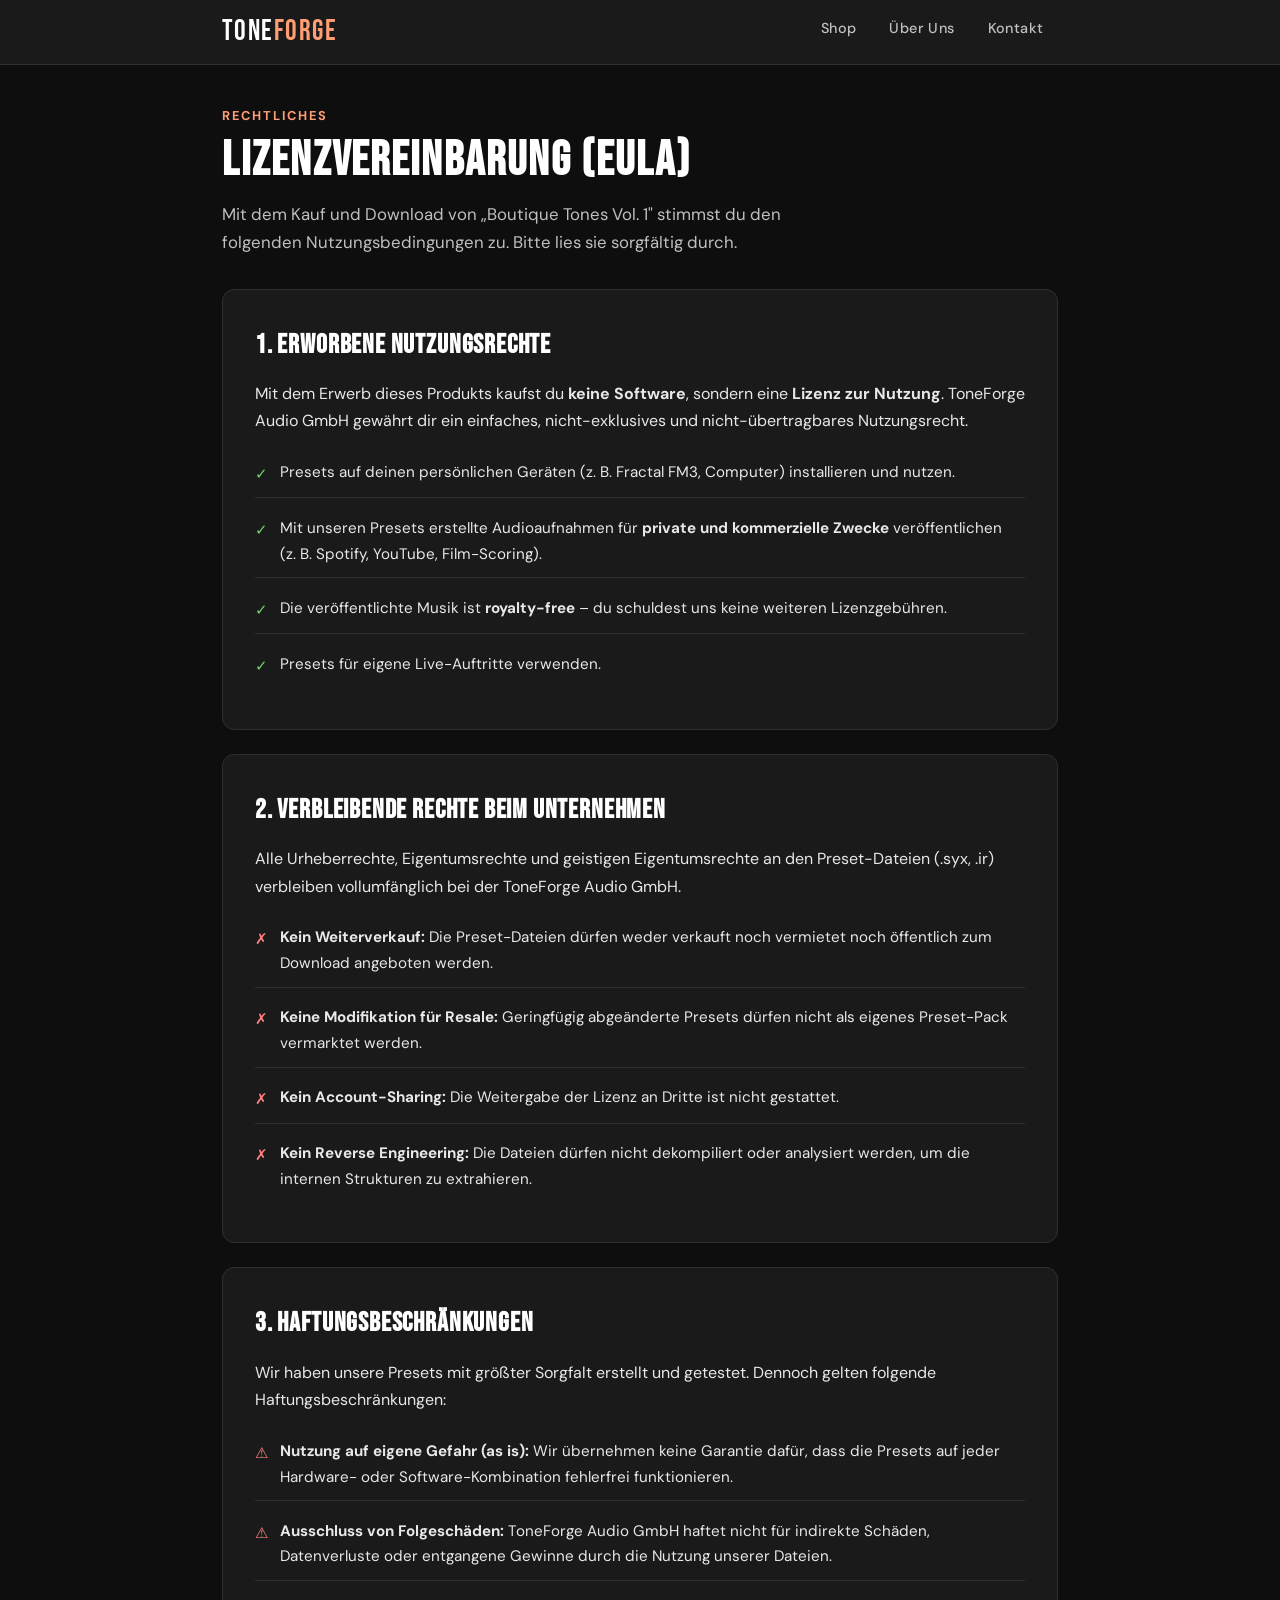
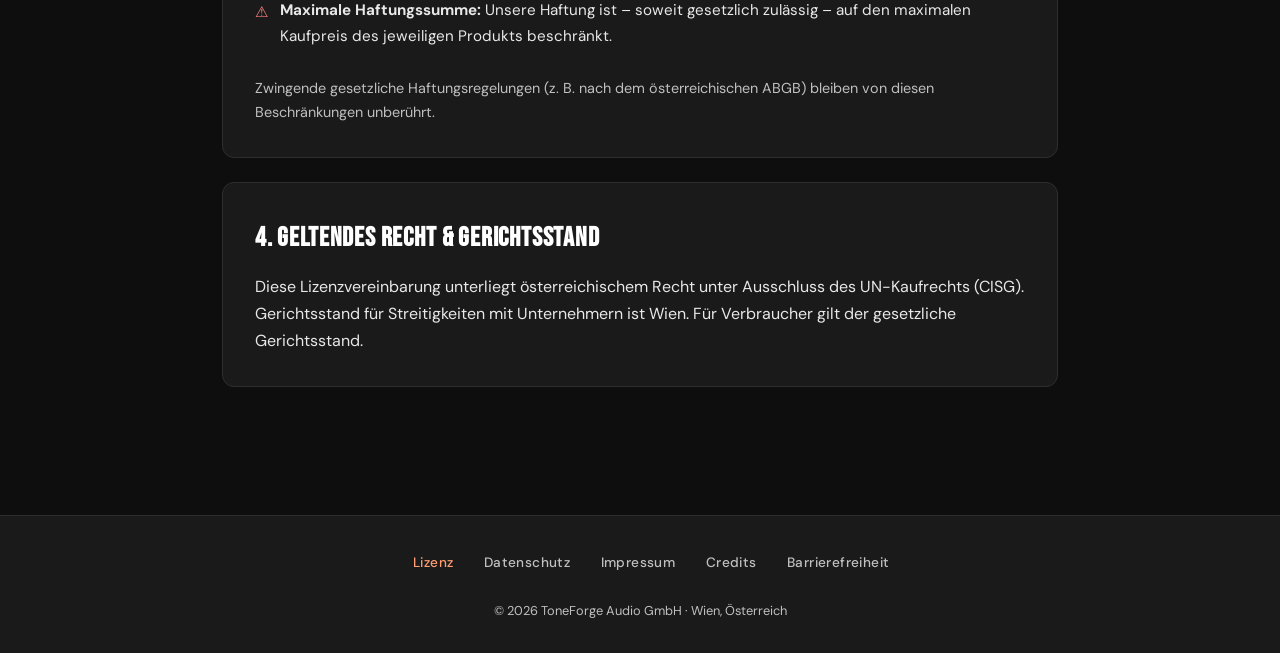
<file: lizenz.html>
<!doctype html>
<html lang="de">
  <head>
    <meta charset="UTF-8" />
    <meta name="viewport" content="width=device-width, initial-scale=1.0" />
    <title>Lizenz &amp; Nutzungsbedingungen | ToneForge</title>
    <link rel="stylesheet" href="css/style.css" />
  </head>
  <body>
    <a class="skip-link" href="#main-content">Zum Hauptinhalt springen</a>

    <header>
      <div class="nav-inner">
        <a
          href="index.html"
          class="logo"
          aria-label="ToneForge – Zur Startseite"
          >Tone<span>Forge</span></a
        >
        <nav aria-label="Hauptnavigation">
          <ul>
            <li><a href="index.html">Shop</a></li>
            <li><a href="about.html">Über Uns</a></li>
            <li><a href="kontakt.html">Kontakt</a></li>
          </ul>
        </nav>
      </div>
    </header>

    <main id="main-content">
      <p class="section-label">Rechtliches</p>
      <h1>Lizenzvereinbarung (EULA)</h1>
      <p class="intro">
        Mit dem Kauf und Download von „Boutique Tones Vol. 1" stimmst du den
        folgenden Nutzungsbedingungen zu. Bitte lies sie sorgfältig durch.
      </p>

      <section class="card" aria-labelledby="rechte-heading">
        <h2 id="rechte-heading">1. Erworbene Nutzungsrechte</h2>
        <p>
          Mit dem Erwerb dieses Produkts kaufst du
          <strong>keine Software</strong>, sondern eine
          <strong>Lizenz zur Nutzung</strong>. ToneForge Audio GmbH gewährt dir
          ein einfaches, nicht-exklusives und nicht-übertragbares Nutzungsrecht.
        </p>
        <ul class="feature-list" aria-label="Was du darfst">
          <li>
            <span class="icon-ok" aria-hidden="true">✓</span>
            <span
              >Presets auf deinen persönlichen Geräten (z.&nbsp;B. Fractal FM3,
              Computer) installieren und nutzen.</span
            >
          </li>
          <li>
            <span class="icon-ok" aria-hidden="true">✓</span>
            <span
              >Mit unseren Presets erstellte Audioaufnahmen für
              <strong>private und kommerzielle Zwecke</strong> veröffentlichen
              (z.&nbsp;B. Spotify, YouTube, Film-Scoring).</span
            >
          </li>
          <li>
            <span class="icon-ok" aria-hidden="true">✓</span>
            <span
              >Die veröffentlichte Musik ist <strong>royalty-free</strong> – du
              schuldest uns keine weiteren Lizenzgebühren.</span
            >
          </li>
          <li>
            <span class="icon-ok" aria-hidden="true">✓</span>
            <span>Presets für eigene Live-Auftritte verwenden.</span>
          </li>
        </ul>
      </section>

      <section class="card" aria-labelledby="verbleib-heading">
        <h2 id="verbleib-heading">2. Verbleibende Rechte beim Unternehmen</h2>
        <p>
          Alle Urheberrechte, Eigentumsrechte und geistigen Eigentumsrechte an
          den Preset-Dateien (.syx, .ir) verbleiben vollumfänglich bei der
          ToneForge Audio GmbH.
        </p>
        <ul class="feature-list" aria-label="Was du nicht darfst">
          <li>
            <span class="icon-no" aria-hidden="true">✗</span>
            <span
              ><strong>Kein Weiterverkauf:</strong> Die Preset-Dateien dürfen
              weder verkauft noch vermietet noch öffentlich zum Download
              angeboten werden.</span
            >
          </li>
          <li>
            <span class="icon-no" aria-hidden="true">✗</span>
            <span
              ><strong>Keine Modifikation für Resale:</strong> Geringfügig
              abgeänderte Presets dürfen nicht als eigenes Preset-Pack
              vermarktet werden.</span
            >
          </li>
          <li>
            <span class="icon-no" aria-hidden="true">✗</span>
            <span
              ><strong>Kein Account-Sharing:</strong> Die Weitergabe der Lizenz
              an Dritte ist nicht gestattet.</span
            >
          </li>
          <li>
            <span class="icon-no" aria-hidden="true">✗</span>
            <span
              ><strong>Kein Reverse Engineering:</strong> Die Dateien dürfen
              nicht dekompiliert oder analysiert werden, um die internen
              Strukturen zu extrahieren.</span
            >
          </li>
        </ul>
      </section>

      <section class="card" aria-labelledby="haftung-heading">
        <h2 id="haftung-heading">3. Haftungsbeschränkungen</h2>
        <p>
          Wir haben unsere Presets mit größter Sorgfalt erstellt und getestet.
          Dennoch gelten folgende Haftungsbeschränkungen:
        </p>
        <ul class="feature-list">
          <li>
            <span class="icon-no" aria-hidden="true">⚠</span>
            <span
              ><strong>Nutzung auf eigene Gefahr (as is):</strong> Wir
              übernehmen keine Garantie dafür, dass die Presets auf jeder
              Hardware- oder Software-Kombination fehlerfrei
              funktionieren.</span
            >
          </li>
          <li>
            <span class="icon-no" aria-hidden="true">⚠</span>
            <span
              ><strong>Ausschluss von Folgeschäden:</strong> ToneForge Audio
              GmbH haftet nicht für indirekte Schäden, Datenverluste oder
              entgangene Gewinne durch die Nutzung unserer Dateien.</span
            >
          </li>
          <li>
            <span class="icon-no" aria-hidden="true">⚠</span>
            <span
              ><strong>Maximale Haftungssumme:</strong> Unsere Haftung ist –
              soweit gesetzlich zulässig – auf den maximalen Kaufpreis des
              jeweiligen Produkts beschränkt.</span
            >
          </li>
        </ul>
        <p class="note-small">
          Zwingende gesetzliche Haftungsregelungen (z.&nbsp;B. nach dem
          österreichischen ABGB) bleiben von diesen Beschränkungen unberührt.
        </p>
      </section>

      <section class="card" aria-labelledby="recht-heading">
        <h2 id="recht-heading">4. Geltendes Recht &amp; Gerichtsstand</h2>
        <p>
          Diese Lizenzvereinbarung unterliegt österreichischem Recht unter
          Ausschluss des UN-Kaufrechts (CISG). Gerichtsstand für Streitigkeiten
          mit Unternehmern ist Wien. Für Verbraucher gilt der gesetzliche
          Gerichtsstand.
        </p>
      </section>
    </main>

    <footer>
      <div class="footer-inner">
        <nav aria-label="Fußzeilennavigation">
          <ul>
            <li><a href="lizenz.html" aria-current="page">Lizenz</a></li>
            <li><a href="datenschutz.html">Datenschutz</a></li>
            <li><a href="kontakt.html">Impressum</a></li>
            <li><a href="credits.html">Credits</a></li>
            <li><a href="barrierefreiheit.html">Barrierefreiheit</a></li>
          </ul>
        </nav>
        <p class="footer-copy">
          &copy; 2026 ToneForge Audio GmbH · Wien, Österreich
        </p>
      </div>
    </footer>
  </body>
</html>
</file>
<file: css/style.css>
/* css/style.css – ToneForge Audio GmbH */
@import url("https://fonts.googleapis.com/css2?family=Bebas+Neue&family=DM+Sans:wght@300;400;500;700&display=swap");

:root {
  --bg-color: #0e0e0e;
  --surface: #1a1a1a;
  --surface-2: #242424;
  --text-color: #e8e8e8;
  --text-muted: #c0c0c0; /* Aufgehellt für besseren Kontrast */

  /* NEU: Zwei Orange-Töne für perfekten Kontrast */
  --accent-text: #ff9d73; /* Helles Orange für Text auf dunklem Bg (Besteht 4.5:1) */
  --accent-btn-bg: #cc4515; /* Dunkles Orange für Buttons mit weißem Text (Besteht 4.5:1) */
  --accent-btn-hover: #a6350f; /* Noch dunkler für Hover */

  --accent-dim: rgba(255, 157, 115, 0.15);
  --focus-color: #ffb899;
  --green: #6fcf73; /* Aufgehelltes Grün */
  --border: #2e2e2e;
  --radius: 6px;
  --radius-lg: 12px;
  --font-display: "Bebas Neue", sans-serif;
  --font-body: "DM Sans", sans-serif;
  --max-width: 900px;
  --transition: 0.2s ease;
}

/* ── Reset & Base ─────────────────────────────────── */
*,
*::before,
*::after {
  box-sizing: border-box;
  margin: 0;
  padding: 0;
}

html {
  scroll-behavior: smooth;
}

body {
  background-color: var(--bg-color);
  color: var(--text-color);
  font-family: var(--font-body);
  font-size: 1rem;
  line-height: 1.7;
}

img {
  max-width: 100%;
  height: auto;
  display: block;
}

a {
  color: var(--accent-text);
  text-decoration: underline;
  text-underline-offset: 3px;
  transition: color var(--transition);
}
a:hover {
  color: #ffb899;
}

/* ── Skip Link (WCAG 2.4.1) ──────────────────────── */
.skip-link {
  position: absolute;
  top: -100px;
  left: 1rem;
  padding: 0.75rem 1.25rem;
  background: #ffffff; /* Weißer Bg */
  color: #000000; /* Schwarzer Text (perfekter Kontrast) */
  font-weight: 700;
  border-radius: var(--radius);
  border: 2px solid var(--accent-btn-bg);
  z-index: 9999;
  text-decoration: none;
  transition: top 0.2s;
}
.skip-link:focus {
  top: 1rem;
}

/* ── Focus Styles (WCAG 2.4.7) ───────────────────── */
a:focus-visible,
button:focus-visible,
input:focus-visible,
textarea:focus-visible,
select:focus-visible,
audio:focus-visible {
  outline: 3px solid var(--focus-color);
  outline-offset: 3px;
  border-radius: 3px;
}

/* ── Header & Nav ────────────────────────────────── */
header {
  background-color: var(--surface);
  border-bottom: 1px solid var(--border);
  position: sticky;
  top: 0;
  z-index: 100;
}

.nav-inner {
  display: flex;
  justify-content: space-between;
  align-items: center;
  max-width: var(--max-width);
  margin: 0 auto;
  padding: 0.9rem 2rem;
}

.logo {
  font-family: var(--font-display);
  font-size: 1.8rem;
  letter-spacing: 0.05em;
  color: #fff;
  text-decoration: none;
  line-height: 1;
}
.logo span {
  color: var(--accent-text);
}
.logo:hover {
  color: #fff;
}

nav ul {
  list-style: none;
  display: flex;
  gap: 0.25rem;
}

nav a {
  color: var(--text-muted);
  text-decoration: none;
  font-weight: 500;
  font-size: 0.9rem;
  letter-spacing: 0.03em;
  padding: 0.45rem 0.9rem;
  border-radius: var(--radius);
  transition:
    background var(--transition),
    color var(--transition);
}
nav a:hover {
  color: var(--text-color);
  background: var(--surface-2);
}
nav a[aria-current="page"] {
  color: var(--accent-text);
  background: var(--accent-dim);
}

/* ── Main Content ─────────────────────────────────── */
main {
  padding: 2.5rem 2rem 4rem;
  max-width: var(--max-width);
  margin: 0 auto;
}

h1 {
  font-family: var(--font-display);
  font-size: clamp(2rem, 5vw, 3rem);
  letter-spacing: 0.04em;
  line-height: 1.1;
  margin-bottom: 0.75rem;
  color: #fff;
}
h2 {
  font-family: var(--font-display);
  font-size: clamp(1.3rem, 3vw, 1.7rem);
  letter-spacing: 0.03em;
  margin-bottom: 0.75rem;
  color: #fff;
}
h3 {
  font-size: 1.05rem;
  font-weight: 700;
  margin-bottom: 0.5rem;
  color: #fff;
}

p {
  margin-bottom: 1rem;
  color: var(--text-color);
}
p:last-child {
  margin-bottom: 0;
}

ul,
ol {
  padding-left: 1.4rem;
}
li {
  margin-bottom: 0.5rem;
}

/* ── Cards ───────────────────────────────────────── */
.card {
  background-color: var(--surface);
  border-radius: var(--radius-lg);
  padding: 2rem;
  margin-top: 2rem;
  border: 1px solid var(--border);
}
.card + .card {
  margin-top: 1.5rem;
}

/* ── Product Card ─────────────────────────────────── */
.product-card {
  background: var(--surface);
  border-radius: var(--radius-lg);
  border: 1px solid var(--border);
  overflow: hidden;
  margin-top: 2rem;
}
.product-cover {
  width: 100%;
  height: 320px;
  object-fit: cover;
  display: block;
}
.product-body {
  padding: 2rem;
}

/* ── Badge ───────────────────────────────────────── */
.badge {
  display: inline-block;
  background: var(--surface-2);
  color: var(--accent-text);
  font-size: 0.75rem;
  font-weight: 700;
  letter-spacing: 0.1em;
  text-transform: uppercase;
  padding: 0.25rem 0.75rem;
  border-radius: 99px;
  margin-bottom: 1rem;
  border: 1px solid rgba(255, 157, 115, 0.4);
}

.product-meta {
  display: flex;
  flex-wrap: wrap;
  gap: 0.75rem;
  margin: 1.25rem 0;
  font-size: 0.85rem;
  color: var(--text-muted);
}
.product-meta span {
  display: flex;
  align-items: center;
  gap: 0.4rem;
}

.price {
  font-family: var(--font-display);
  font-size: 2rem;
  color: var(--green);
  letter-spacing: 0.03em;
  margin: 1.25rem 0;
}
.price-note {
  font-size: 0.8rem;
  color: var(--text-muted);
  margin-top: -0.75rem;
  margin-bottom: 1.25rem;
}

/* ── Buttons ─────────────────────────────────────── */
button,
.btn {
  display: inline-flex;
  align-items: center;
  gap: 0.5rem;
  background-color: var(
    --accent-btn-bg
  ); /* Dunkleres Orange für Kontrast mit Weiß */
  color: #ffffff;
  border: none;
  padding: 0.75rem 1.75rem;
  font-family: var(--font-body);
  font-size: 1rem;
  font-weight: 700;
  letter-spacing: 0.02em;
  border-radius: var(--radius);
  cursor: pointer;
  text-decoration: none;
  transition:
    background var(--transition),
    transform var(--transition);
}
button:hover,
.btn:hover {
  background-color: var(--accent-btn-hover);
  transform: translateY(-1px);
}
button:active,
.btn:active {
  transform: translateY(0);
}

/* ── Forms ───────────────────────────────────────── */
.form-group {
  display: flex;
  flex-direction: column;
  gap: 0.4rem;
}

label {
  font-weight: 500;
  font-size: 0.9rem;
  color: var(--text-color);
  letter-spacing: 0.02em;
}

input,
textarea,
select {
  width: 100%;
  padding: 0.65rem 0.9rem;
  border-radius: var(--radius);
  border: 1px solid var(--border);
  background: var(--surface-2);
  color: var(--text-color);
  font-family: var(--font-body);
  font-size: 1rem;
  transition: border-color var(--transition);
}
input:hover,
textarea:hover {
  border-color: #555;
}
textarea {
  resize: vertical;
  min-height: 130px;
}

/* ── Contact Form ────────────────────────────────── */
.contact-form {
  display: flex;
  flex-direction: column;
  gap: 1.25rem;
  max-width: 540px;
}
.form-note {
  font-size: 0.85rem;
  color: var(--text-muted);
}

/* ── Utility ─────────────────────────────────────── */
.mt-lg {
  margin-top: 1.5rem;
}
.note-small {
  font-size: 0.9rem;
  color: var(--text-muted);
  margin-top: 1rem;
}
.address-block {
  font-style: normal;
  line-height: 1.9;
}

/* ── Accessibility Statement ─────────────────────── */
.status-badge {
  display: inline-flex;
  align-items: center;
  gap: 0.4rem;
  padding: 0.35rem 0.85rem;
  border-radius: 99px;
  font-size: 0.85rem;
  font-weight: 600;
}
.status-partial {
  background: rgba(255, 180, 0, 0.15);
  color: #ffd166;
  border: 1px solid rgba(255, 180, 0, 0.4);
}
.status-ok {
  background: rgba(76, 175, 80, 0.15);
  color: var(--green);
  border: 1px solid rgba(76, 175, 80, 0.4);
}

/* ── Brand Section (About) ───────────────────────── */
.brand-grid {
  display: grid;
  grid-template-columns: repeat(auto-fit, minmax(240px, 1fr));
  gap: 1.5rem;
  margin-top: 1.5rem;
}
.brand-item {
  background: var(--surface-2);
  border-radius: var(--radius);
  padding: 1.5rem;
  border: 1px solid var(--border);
  display: flex;
  flex-direction: column;
  gap: 0.75rem;
}
.brand-number {
  font-family: var(--font-display);
  font-size: 2.5rem;
  color: var(--accent-text); /* Helles Orange */
  opacity: 0.6;
  line-height: 1;
}
.brand-wordmark {
  font-family: var(--font-display);
  font-size: 1.6rem;
  letter-spacing: 0.05em;
  color: #fff;
  margin: 0;
}
.brand-logo {
  border-radius: 4px;
  margin-top: 0.25rem;
}

/* ── License Feature List ────────────────────────── */
.feature-list {
  list-style: none;
  padding: 0;
}
.feature-list li {
  display: flex;
  gap: 0.75rem;
  padding: 0.6rem 0;
  border-bottom: 1px solid var(--border);
  font-size: 0.95rem;
}
.feature-list li:last-child {
  border-bottom: none;
}
.feature-list .icon-ok {
  color: var(--green);
  flex-shrink: 0;
  margin-top: 2px;
}
.feature-list .icon-no {
  color: #ff8080;
  flex-shrink: 0;
  margin-top: 2px;
}

/* ── Info / Impressum Table ──────────────────────── */
.info-table {
  width: 100%;
  border-collapse: collapse;
  font-size: 0.95rem;
  margin-top: 1rem;
}
.info-table tr {
  border-bottom: 1px solid var(--border);
}
.info-table tr:last-child {
  border-bottom: none;
}
.info-table th {
  text-align: left;
  padding: 0.75rem 1rem 0.75rem 0;
  color: var(--text-muted);
  font-weight: 500;
  width: 40%;
  vertical-align: top;
}
.info-table td {
  padding: 0.75rem 0;
  vertical-align: top;
}

/* ── Credits Table ───────────────────────────────── */
.credits-table {
  width: 100%;
  border-collapse: collapse;
  font-size: 0.9rem;
}
.credits-table th {
  text-align: left;
  padding: 0.6rem 1rem 0.6rem 0;
  border-bottom: 2px solid var(--border);
  color: var(--text-muted);
  font-weight: 600;
  letter-spacing: 0.05em;
  text-transform: uppercase;
  font-size: 0.75rem;
}
.credits-table td {
  padding: 0.75rem 1rem 0.75rem 0;
  border-bottom: 1px solid var(--border);
  vertical-align: top;
}
.credits-table tr:last-child td {
  border-bottom: none;
}
.credits-table a {
  font-size: 0.85rem;
}

/* ── Footer ──────────────────────────────────────── */
footer {
  background-color: var(--surface);
  border-top: 1px solid var(--border);
  padding: 2rem;
  margin-top: 4rem;
}
.footer-inner {
  max-width: var(--max-width);
  margin: 0 auto;
  display: flex;
  flex-direction: column;
  align-items: center;
  gap: 1rem;
}
footer nav ul {
  flex-wrap: wrap;
  justify-content: center;
  gap: 0.1rem;
}
footer nav a {
  color: var(--text-muted);
  font-size: 0.85rem;
}
footer nav a:hover {
  color: var(--text-color);
}
footer nav a[aria-current="page"] {
  color: var(--accent-text);
  background: transparent;
}
.footer-copy {
  font-size: 0.8rem;
  color: var(--text-muted);
}

/* ── Hero intro text ─────────────────────────────── */
.intro {
  color: var(--text-muted);
  font-size: 1.05rem;
  max-width: 600px;
  margin-bottom: 0;
}

/* ── Section label ───────────────────────────────── */
.section-label {
  font-size: 0.8rem;
  font-weight: 700;
  letter-spacing: 0.15em;
  text-transform: uppercase;
  color: var(--accent-text);
  margin-bottom: 0.5rem;
}

/* ── Responsive ──────────────────────────────────── */
@media (max-width: 640px) {
  .nav-inner {
    padding: 0.75rem 1rem;
  }
  main {
    padding: 1.5rem 1rem 3rem;
  }
  .card,
  .product-body {
    padding: 1.25rem;
  }
  nav ul {
    gap: 0;
  }
  nav a {
    padding: 0.4rem 0.6rem;
    font-size: 0.82rem;
  }
  .logo {
    font-size: 1.5rem;
  }
  .product-cover {
    height: 200px;
  }
  .info-table th {
    width: 35%;
  }
}
</file>
